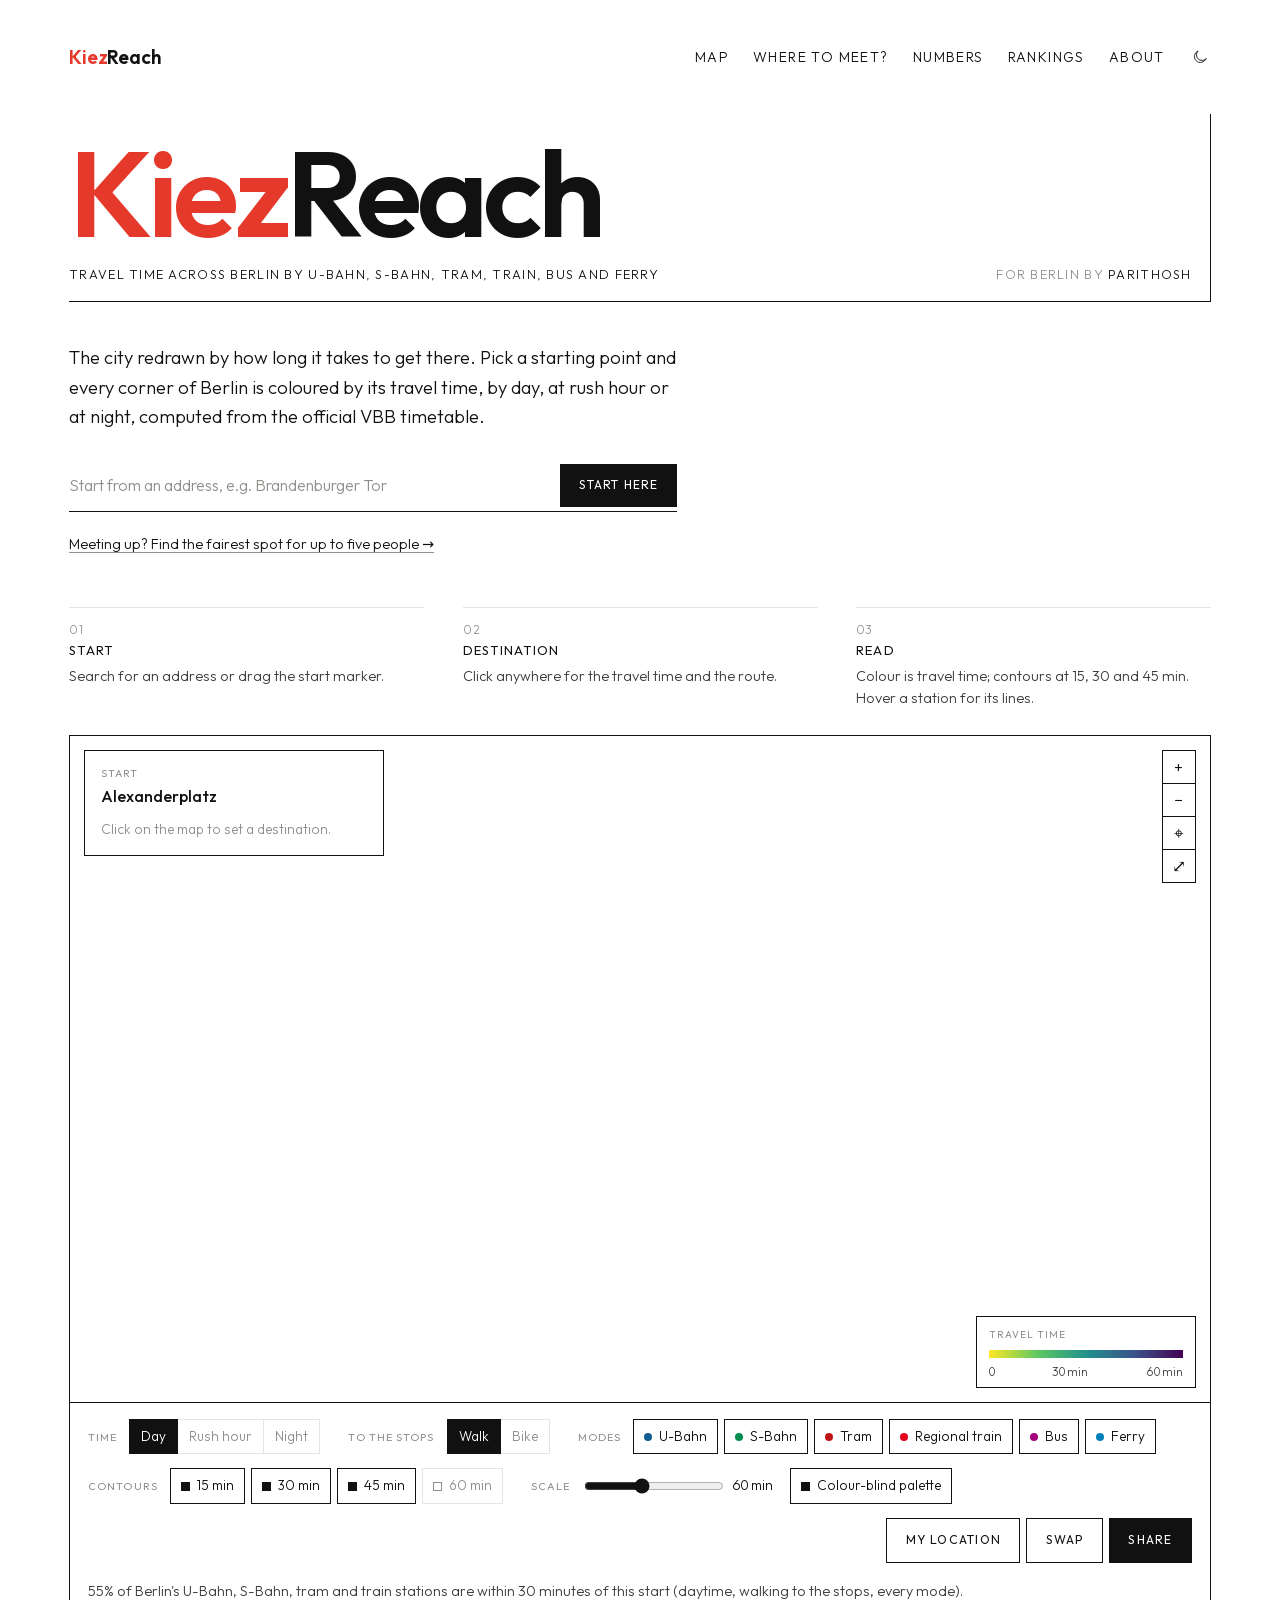
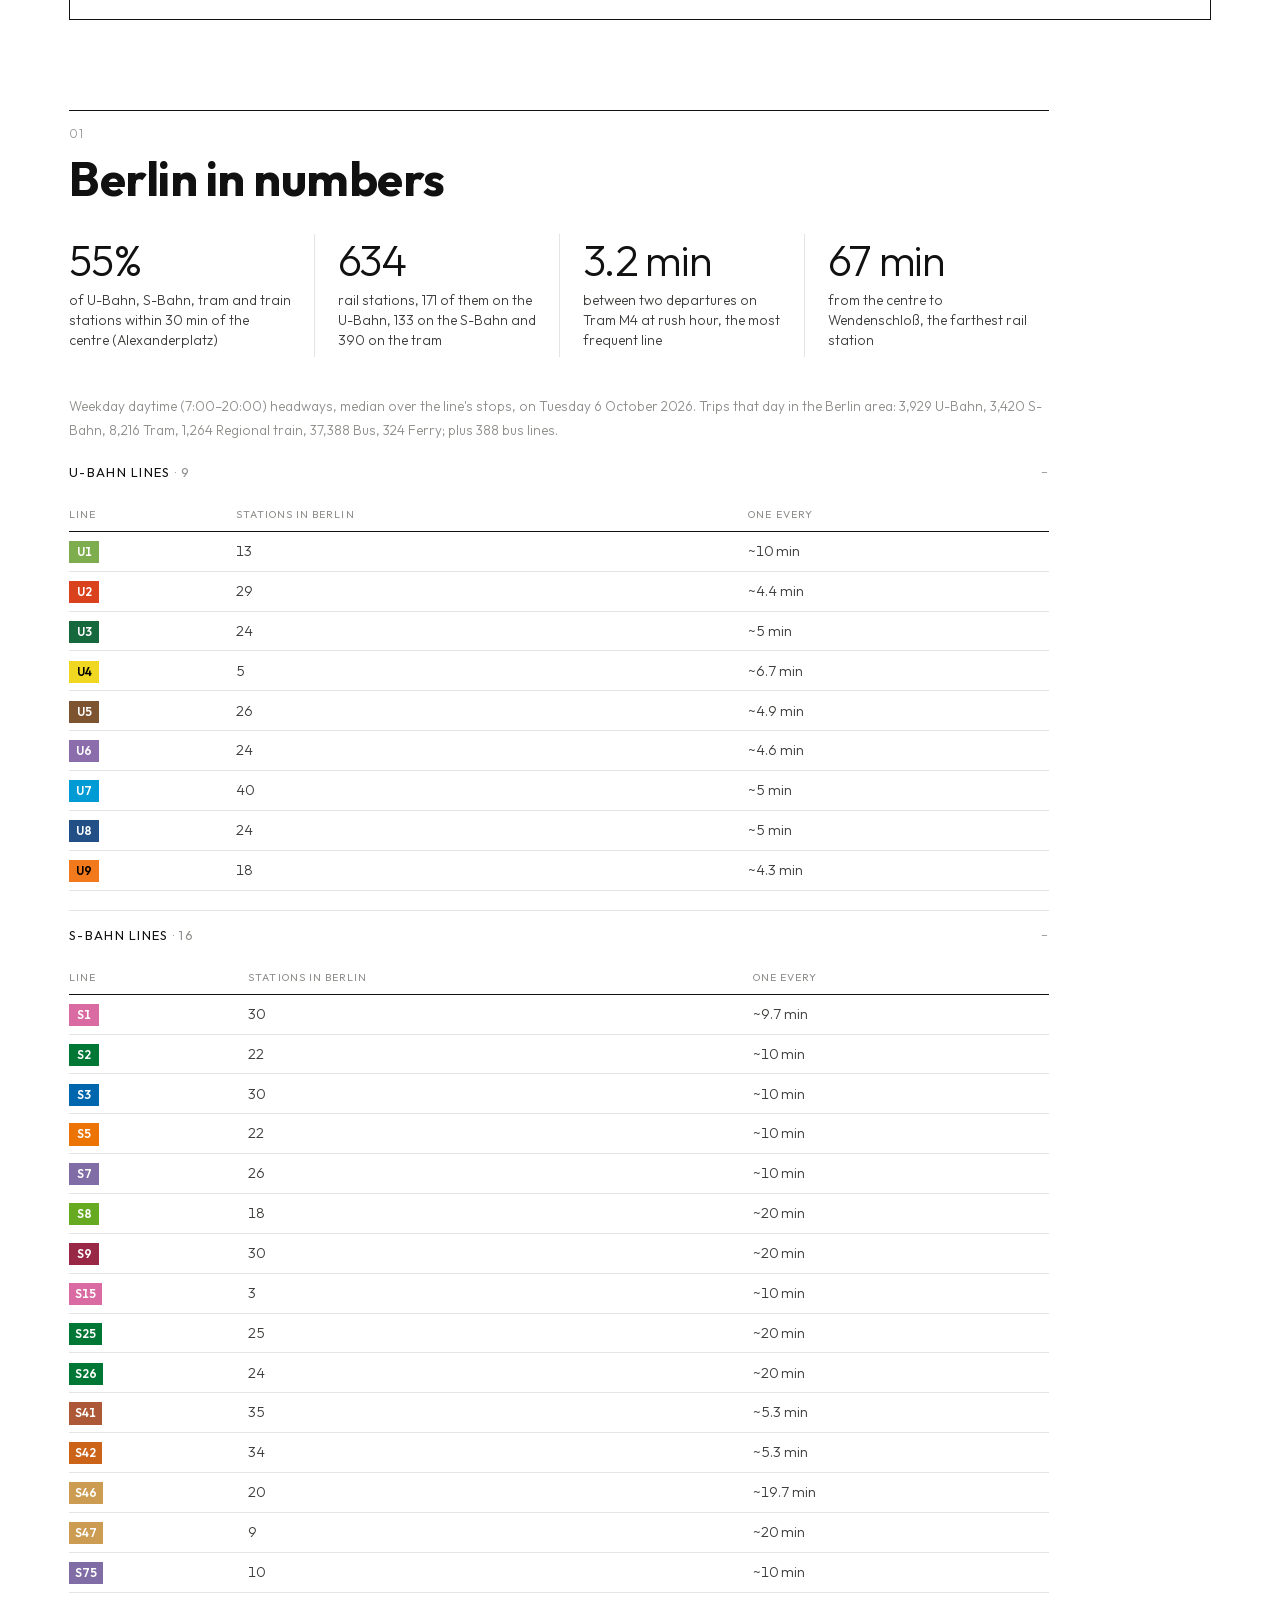
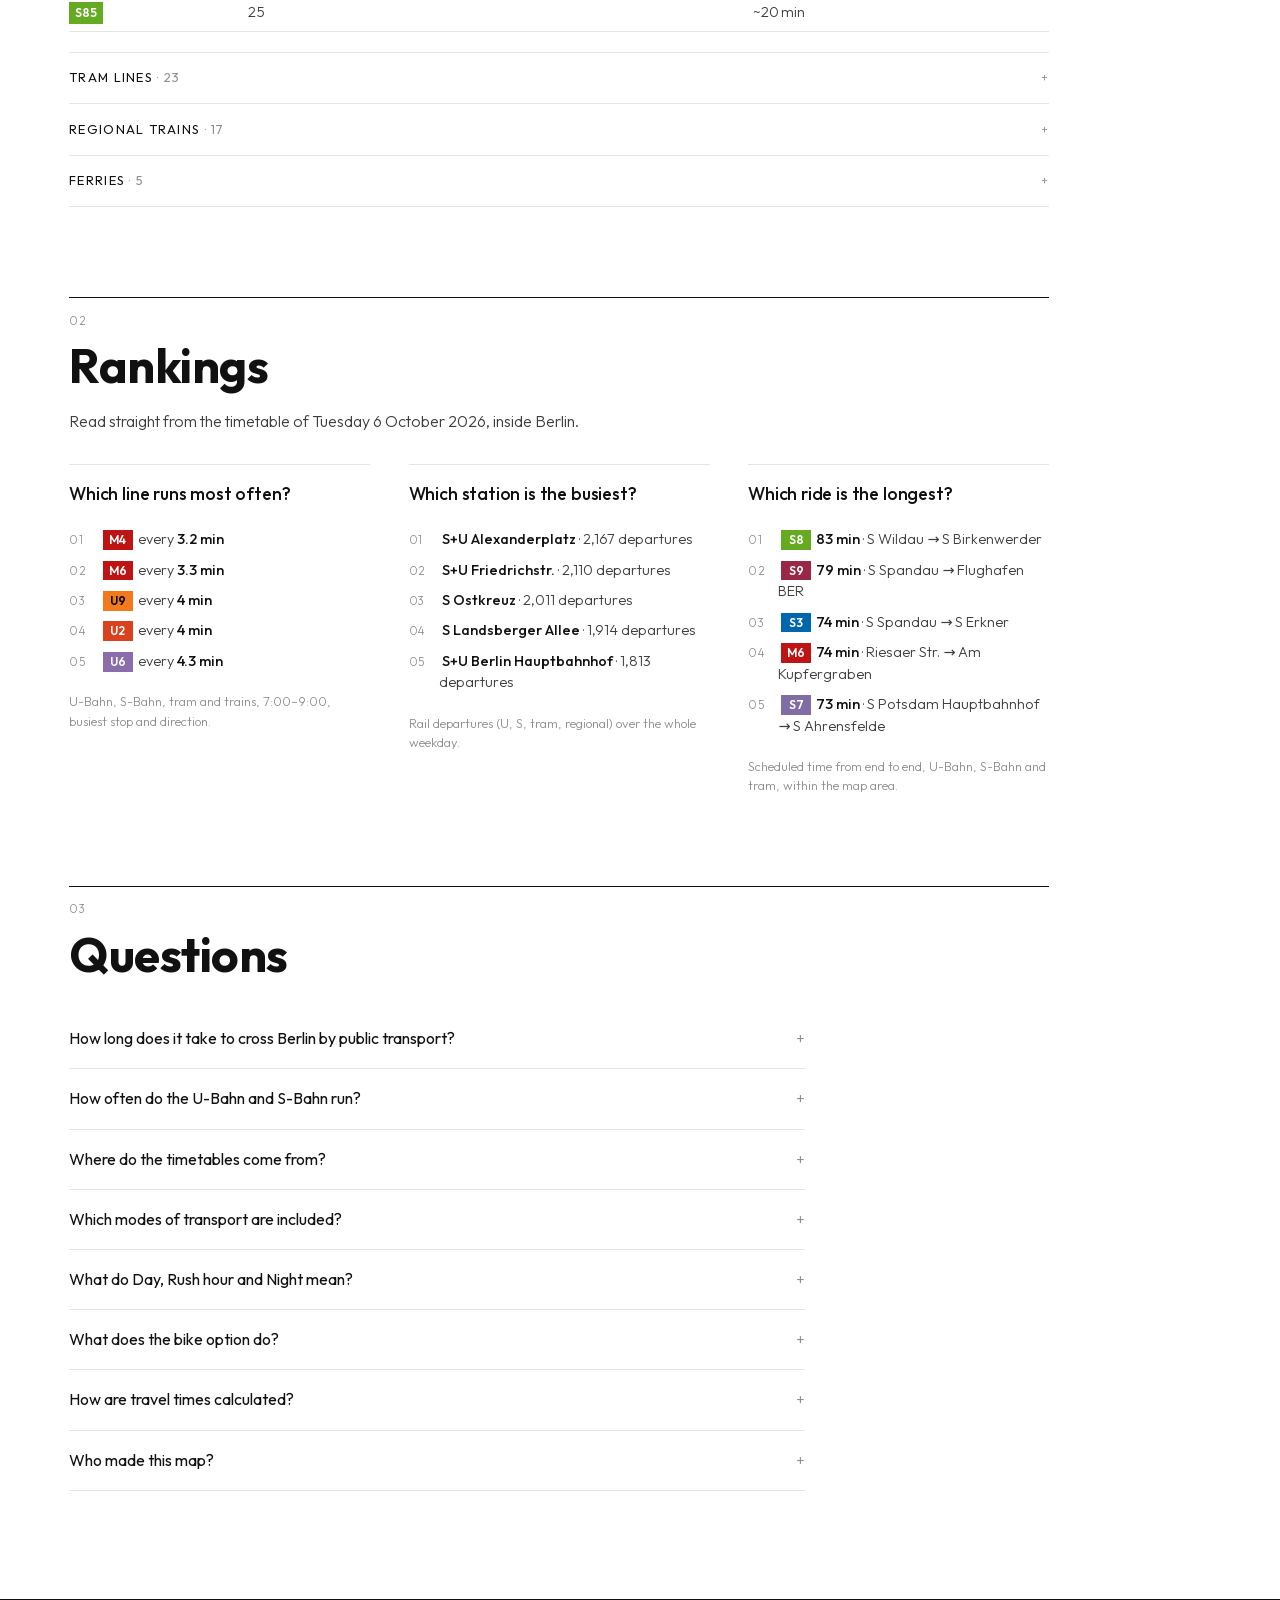
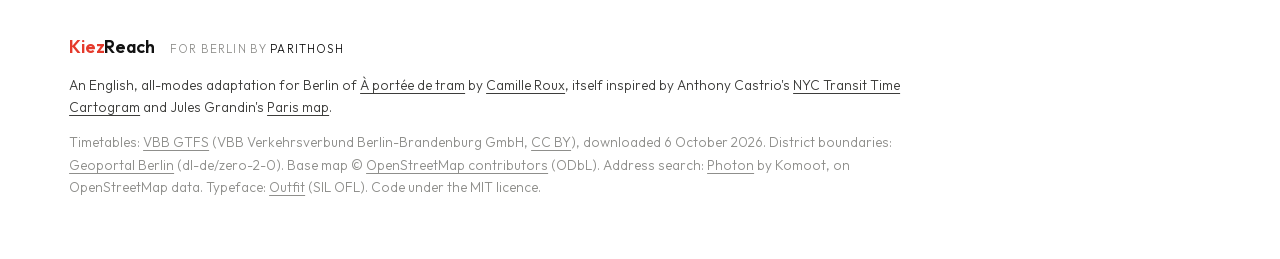
<file: site/index.html>
<!doctype html>
<html lang="en">
  <head>
    <meta charset="utf-8" />
    <meta name="viewport" content="width=device-width, initial-scale=1" />
    <title>KiezReach · Travel times by U-Bahn, S-Bahn, tram, train, bus and ferry</title>
    <meta name="description" content="Travel time map of Berlin: pick a starting point and the whole city is coloured by how long it takes to get there by U-Bahn, S-Bahn, tram, regional train, bus and ferry, by day, at rush hour or at night (VBB timetable)." />
    <meta name="theme-color" content="#ffffff" />
    <meta name="color-scheme" content="light dark" />
    <script>
      // Theme before the first paint: the visitor's choice, else the system's (toggle in the top bar, core.js).
      document.documentElement.dataset.theme =
        localStorage.getItem("theme") || (matchMedia("(prefers-color-scheme: dark)").matches ? "dark" : "light");
    </script>
    <link rel="icon" href="favicon.svg" type="image/svg+xml" />
    <link rel="preload" href="fonts/outfit-latin.woff2" as="font" type="font/woff2" crossorigin />
    <link rel="modulepreload" href="core.js?v=d4a5fa7f" />
    <meta property="og:type" content="website" />
    <meta property="og:locale" content="en_GB" />
    <meta property="og:site_name" content="KiezReach" />
    <meta property="og:title" content="KiezReach" />
    <meta property="og:description" content="Travel time map of Berlin: pick a starting point and the whole city is coloured by how long it takes to get there by U-Bahn, S-Bahn, tram, regional train, bus and ferry, by day, at rush hour or at night (VBB timetable)." />
    <meta name="twitter:card" content="summary" />
    <meta name="twitter:title" content="KiezReach" />
    <meta name="twitter:description" content="Travel time map of Berlin: pick a starting point and the whole city is coloured by how long it takes to get there by U-Bahn, S-Bahn, tram, regional train, bus and ferry, by day, at rush hour or at night (VBB timetable)." />
    <script type="application/ld+json">{"@context": "https://schema.org", "@graph": [{"@type": "WebApplication", "name": "KiezReach", "description": "Travel time map of Berlin: pick a starting point and the whole city is coloured by how long it takes to get there by U-Bahn, S-Bahn, tram, regional train, bus and ferry, by day, at rush hour or at night (VBB timetable).", "inLanguage": "en", "applicationCategory": "TravelApplication", "operatingSystem": "Web", "isAccessibleForFree": true, "spatialCoverage": {"@type": "Place", "name": "Berlin"}, "isBasedOn": ["https://tram.camilleroux.com/", "https://castrio.me/nyc/"]}, {"@type": "FAQPage", "mainEntity": [{"@type": "Question", "name": "How long does it take to cross Berlin by public transport?", "acceptedAnswer": {"@type": "Answer", "text": "From the centre (Alexanderplatz), 10% of U-Bahn, S-Bahn, tram and train stations are less than 15 minutes away and 55% less than 30 minutes, walking and waiting included. The farthest one, Wendenschloß, takes about 67 minutes."}}, {"@type": "Question", "name": "How often do the U-Bahn and S-Bahn run?", "acceptedAnswer": {"@type": "Answer", "text": "On a weekday between 7:00 and 20:00, the typical gap between two trains is U1: 10 min, U2: 4.4 min, U3: 5 min, U4: 6.7 min, U5: 4.9 min, U6: 4.6 min, U7: 5 min, U8: 5 min, U9: 4.3 min, S1: 9.7 min, S2: 10 min, S3: 10 min, S5: 10 min, S7: 10 min, S8: 20 min, S9: 20 min, S15: 10 min, S25: 20 min, S26: 20 min, S41: 5.3 min, S42: 5.3 min, S46: 19.7 min, S47: 20 min, S75: 10 min, S85: 20 min. The most frequent at rush hour is Tram M4, every 3.2 minutes."}}, {"@type": "Question", "name": "Where do the timetables come from?", "acceptedAnswer": {"@type": "Answer", "text": "From the official VBB timetable in GTFS format (VBB Verkehrsverbund Berlin-Brandenburg GmbH, CC BY), downloaded on 6 October 2026 and valid until 12 December 2026. Times are those of Tuesday 6 October 2026, between 7:00 and 20:00."}}, {"@type": "Question", "name": "Which modes of transport are included?", "acceptedAnswer": {"@type": "Answer", "text": "All of them: U-Bahn, S-Bahn, tram, regional trains (RE, RB, FEX), buses and BVG ferries. Untick a mode under the map to see the city without it — for example only the rail network, or everything but buses."}}, {"@type": "Question", "name": "What do Day, Rush hour and Night mean?", "acceptedAnswer": {"@type": "Answer", "text": "Three slices of the same weekday timetable (Tuesday 6 October 2026): Day is 7:00–20:00, Rush hour 7:00–9:00, and Night 1:30–3:30 the following morning, when the U-Bahn and most of the S-Bahn have stopped and night buses and night trams take over. Waits are capped at 15 minutes by day and 30 minutes at night."}}, {"@type": "Question", "name": "What does the bike option do?", "acceptedAnswer": {"@type": "Answer", "text": "It replaces the walk to the first stop and from the last one (or the whole trip, when that is quicker) with a bike ride at 15 km/h, plus 2 minutes to unlock and park. Stations up to 6 km away are then worth reaching. Changes between lines are still on foot, and taking the bike along is assumed to be allowed."}}, {"@type": "Question", "name": "How are travel times calculated?", "acceptedAnswer": {"@type": "Answer", "text": "For each trip: walking to the stop at 4.5 km/h, waiting half of the time between two departures, the scheduled time between stops, and 1.5 minutes of walking for each change (plus a minute or so to reach underground and main-line platforms). The Spree, the Havel, the Dahme, the big canals and the lakes can only be crossed over a bridge. No real-time data or disruptions: this is the city “on paper”."}}, {"@type": "Question", "name": "Who made this map?", "acceptedAnswer": {"@type": "Answer", "text": "It adapts À portée de tram by Camille Roux (MIT licence) to Berlin, in English and with every mode of transport. The idea comes from Anthony Castrio's NYC Transit Time Cartogram, adapted to Paris by Jules Grandin (C'est encore loin ?)."}}]}]}</script>
    <link rel="stylesheet" href="styles.css?v=d86cdc35" />
  </head>
  <body>
    <script id="city-config" type="application/json">{"slug": "berlin", "name": "Berlin", "dataVersion": "4196ebc7", "defaultFrom": {"lat": 52.52165, "lon": 13.41117, "label": "Alexanderplatz"}, "searchBbox": [52.33, 13.08, 52.68, 13.77]}</script>
    <header class="bar">
      <a class="bar-brand" href="./" aria-label="KiezReach"><span class="kiez">Kiez</span>Reach</a>
      <nav class="bar-right" aria-label="Main navigation">
        <a href="#map">Map</a>
        <a href="meet.html">Where to meet?</a>
        <a href="#numbers">Numbers</a>
        <a href="#rankings">Rankings</a>
        <a href="#about">About</a>
        <button id="themeToggle" type="button" class="bar-button theme-toggle" aria-label="Switch to dark mode">
          <svg class="theme-icon moon" viewBox="0 0 24 24" aria-hidden="true"><path d="M20 14.5A8 8 0 1 1 9.5 4a6.5 6.5 0 0 0 10.5 10.5Z" /></svg>
          <svg class="theme-icon sun" viewBox="0 0 24 24" aria-hidden="true"><circle cx="12" cy="12" r="4" /><path d="M12 2.5v2.5M12 19v2.5M2.5 12H5M19 12h2.5M5.3 5.3l1.8 1.8M16.9 16.9l1.8 1.8M5.3 18.7l1.8-1.8M16.9 7.1l1.8-1.8" /></svg>
        </button>
      </nav>
    </header>

    <main class="page">
      <section class="hero">
        <div class="hero-text">
          <h1 class="wordmark" aria-label="KiezReach"><span class="kiez">Kiez</span>Reach</h1>
          <p class="tagline">Travel time across Berlin by U-Bahn, S-Bahn, tram, train, bus and ferry</p>
        </div>
        <p class="byline">For Berlin by <a href="https://github.com/parithosh">Parithosh</a></p>
      </section>

      <div class="intro">
        <p class="lede">
          The city redrawn by how long it takes to get there. Pick a starting point and every corner of Berlin is
          coloured by its travel time, by day, at rush hour or at night, computed from the official VBB timetable.
        </p>
        <form id="searchForm" class="search" role="search" autocomplete="off">
          <label class="visually-hidden" for="searchInput">Starting address</label>
          <input id="searchInput" type="search" placeholder="Start from an address, e.g. Brandenburger Tor" />
          <button type="submit" class="button primary">Start here</button>
          <ul id="searchResults" class="search-results" hidden></ul>
        </form>
        <p class="cross-link"><a href="meet.html">Meeting up? Find the fairest spot for up to five people →</a></p>
      </div>

      <ol class="steps" aria-label="How to use">
        <li><span>01</span><strong>Start</strong> Search for an address or drag the start marker.</li>
        <li><span>02</span><strong>Destination</strong> Click anywhere for the travel time and the route.</li>
        <li><span>03</span><strong>Read</strong> Colour is travel time; contours at 15, 30 and 45 min. Hover a station for its lines.</li>
      </ol>

      <section id="map" class="map-card" aria-label="Travel time map">
        <noscript>
          <p class="noscript">This interactive map needs JavaScript to compute travel times. Please enable it.</p>
        </noscript>
        <div id="mapStage" class="map-stage">
          <canvas id="mapCanvas"></canvas>
          <div id="mapTooltip" class="map-tooltip" role="tooltip" hidden></div>

          <aside id="tripPanel" class="trip-panel" aria-live="polite">
            <p class="trip-eyebrow">Start</p>
            <p id="tripFrom" class="trip-from">Loading the network…</p>
            <div id="tripResult" class="trip-result" hidden>
              <div class="trip-row">
                <p class="trip-eyebrow">Destination</p>
                <button id="removeTo" type="button" class="link-button">Remove</button>
              </div>
              <p id="tripTo" class="trip-to"></p>
              <p id="tripDuration" class="trip-duration"></p>
              <ol id="tripSteps" class="trip-steps"></ol>
              <div id="heatFrom" class="segmented" role="group" aria-label="Point the map is coloured from">
                <span>Map from</span>
                <button type="button" data-source="from" aria-pressed="true">Start</button>
                <button type="button" data-source="to" aria-pressed="false">Destination</button>
              </div>
            </div>
            <p id="tripHint" class="trip-hint">Click on the map to set a destination.</p>
          </aside>

          <div class="map-buttons">
            <button id="zoomIn" type="button" class="icon-button" aria-label="Zoom in">+</button>
            <button id="zoomOut" type="button" class="icon-button" aria-label="Zoom out">−</button>
            <button id="recenter" type="button" class="icon-button" aria-label="Recentre the map">⌖</button>
            <button id="fullscreen" type="button" class="icon-button" aria-label="Fullscreen">⤢</button>
          </div>

          <div class="legend" aria-hidden="true">
            <p id="legendTitle" class="legend-title">Travel time</p>
            <div id="legendBar" class="legend-bar"></div>
            <div class="legend-labels"><span>0</span><span id="legendMid"></span><span id="legendMax"></span></div>
          </div>
        </div>

        <div class="controls">
          <div id="periodToggle" class="control-group segmented-control" role="group" aria-label="Time of day">
            <span class="control-label">Time</span>
            <button type="button" data-period="day" aria-pressed="true" title="Weekday, 7:00–20:00">Day</button>
            <button type="button" data-period="rush" aria-pressed="false" title="Weekday, 7:00–9:00">Rush hour</button>
            <button type="button" data-period="night" aria-pressed="false" title="Weekday night, 1:30–3:30">Night</button>
          </div>
          <div id="travelToggle" class="control-group segmented-control" role="group" aria-label="Getting to and from the stops">
            <span class="control-label">To the stops</span>
            <button type="button" data-travel="walk" aria-pressed="true">Walk</button>
            <button type="button" data-travel="bike" aria-pressed="false" title="15 km/h, plus 2 min to unlock and park">Bike</button>
          </div>
          <div id="modeToggles" class="control-group">
            <span class="control-label">Modes</span>
            <label class="pill-toggle"><input type="checkbox" value="ubahn" checked /><span class="mode-dot" style="background:#115D91"></span> U-Bahn</label>
            <label class="pill-toggle"><input type="checkbox" value="sbahn" checked /><span class="mode-dot" style="background:#008D4F"></span> S-Bahn</label>
            <label class="pill-toggle"><input type="checkbox" value="tram" checked /><span class="mode-dot" style="background:#BE1414"></span> Tram</label>
            <label class="pill-toggle"><input type="checkbox" value="regional" checked /><span class="mode-dot" style="background:#E2001A"></span> Regional train</label>
            <label class="pill-toggle"><input type="checkbox" value="bus" checked /><span class="mode-dot" style="background:#A5027D"></span> Bus</label>
            <label class="pill-toggle"><input type="checkbox" value="ferry" checked /><span class="mode-dot" style="background:#0080BA"></span> Ferry</label>
          </div>
          <div id="isoToggles" class="control-group">
            <span class="control-label">Contours</span>
            <label class="pill-toggle"><input type="checkbox" value="15" checked /> 15 min</label>
            <label class="pill-toggle"><input type="checkbox" value="30" checked /> 30 min</label>
            <label class="pill-toggle"><input type="checkbox" value="45" checked /> 45 min</label>
            <label class="pill-toggle"><input type="checkbox" value="60" /> 60 min</label>
          </div>
          <div class="control-group">
            <label class="control-label" for="maxRange">Scale</label>
            <input id="maxRange" type="range" min="20" max="120" step="5" value="60" />
            <output id="maxValue" for="maxRange">60 min</output>
            <label class="pill-toggle" title="Yellow (close) to purple (far): readable with any colour vision"><input id="paletteToggle" type="checkbox" checked /> Colour-blind palette</label>
          </div>
          <div class="control-group actions">
            <button id="locate" type="button" class="button">My location</button>
            <button id="swap" type="button" class="button">Swap</button>
            <button id="share" type="button" class="button primary">Share</button>
          </div>
        </div>
        <p id="reach" class="reach"></p>
      </section>


      <section id="numbers" class="section" aria-labelledby="stats-title">
        <p class="eyebrow">01</p>
        <h2 id="stats-title">Berlin in numbers</h2>
        <div class="stat-grid">
          <div class="stat"><strong>55%</strong><span>of U-Bahn, S-Bahn, tram and train stations within 30 min of the centre (Alexanderplatz)</span></div>
          <div class="stat"><strong>634</strong><span>rail stations, 171 of them on the U-Bahn, 133 on the S-Bahn and 390 on the tram</span></div>
          <div class="stat"><strong>3.2&nbsp;min</strong><span>between two departures on Tram M4 at rush hour, the most frequent line</span></div>
          <div class="stat"><strong>67&nbsp;min</strong><span>from the centre to Wendenschloß, the farthest rail station</span></div>
        </div>
        <p class="muted">Weekday daytime (7:00–20:00) headways, median over the line's stops, on Tuesday 6 October 2026. Trips that day in the Berlin area: 3,929 U-Bahn, 3,420 S-Bahn, 8,216 Tram, 1,264 Regional train, 37,388 Bus, 324 Ferry; plus 388 bus lines.</p>
        <details class="lines-block" open>
          <summary>U-Bahn lines <span class="muted">· 9</span></summary>
          <table class="lines-table">
            <thead><tr><th scope="col">Line</th><th scope="col">Stations in Berlin</th><th scope="col">One every</th></tr></thead>
            <tbody>
            <tr><td><span class="line-badge" style="background:#7DAD4C;color:#FFFFFF">U1</span></td><td>13</td><td>~10 min</td></tr>
            <tr><td><span class="line-badge" style="background:#DA421E;color:#FFFFFF">U2</span></td><td>29</td><td>~4.4 min</td></tr>
            <tr><td><span class="line-badge" style="background:#16683D;color:#FFFFFF">U3</span></td><td>24</td><td>~5 min</td></tr>
            <tr><td><span class="line-badge" style="background:#F0D722;color:#000000">U4</span></td><td>5</td><td>~6.7 min</td></tr>
            <tr><td><span class="line-badge" style="background:#7E5330;color:#FFFFFF">U5</span></td><td>26</td><td>~4.9 min</td></tr>
            <tr><td><span class="line-badge" style="background:#8C6DAB;color:#FFFFFF">U6</span></td><td>24</td><td>~4.6 min</td></tr>
            <tr><td><span class="line-badge" style="background:#009BD5;color:#FFFFFF">U7</span></td><td>40</td><td>~5 min</td></tr>
            <tr><td><span class="line-badge" style="background:#224F86;color:#FFFFFF">U8</span></td><td>24</td><td>~5 min</td></tr>
            <tr><td><span class="line-badge" style="background:#F3791D;color:#000000">U9</span></td><td>18</td><td>~4.3 min</td></tr>
            </tbody>
          </table>
        </details>
        <details class="lines-block" open>
          <summary>S-Bahn lines <span class="muted">· 16</span></summary>
          <table class="lines-table">
            <thead><tr><th scope="col">Line</th><th scope="col">Stations in Berlin</th><th scope="col">One every</th></tr></thead>
            <tbody>
            <tr><td><span class="line-badge" style="background:#DA6BA2;color:#FFFFFF">S1</span></td><td>30</td><td>~9.7 min</td></tr>
            <tr><td><span class="line-badge" style="background:#007734;color:#FFFFFF">S2</span></td><td>22</td><td>~10 min</td></tr>
            <tr><td><span class="line-badge" style="background:#0066AD;color:#FFFFFF">S3</span></td><td>30</td><td>~10 min</td></tr>
            <tr><td><span class="line-badge" style="background:#EB7405;color:#FFFFFF">S5</span></td><td>22</td><td>~10 min</td></tr>
            <tr><td><span class="line-badge" style="background:#816DA6;color:#FFFFFF">S7</span></td><td>26</td><td>~10 min</td></tr>
            <tr><td><span class="line-badge" style="background:#66AA22;color:#FFFFFF">S8</span></td><td>18</td><td>~20 min</td></tr>
            <tr><td><span class="line-badge" style="background:#992746;color:#FFFFFF">S9</span></td><td>30</td><td>~20 min</td></tr>
            <tr><td><span class="line-badge" style="background:#DA6BA2;color:#FFFFFF">S15</span></td><td>3</td><td>~10 min</td></tr>
            <tr><td><span class="line-badge" style="background:#007734;color:#FFFFFF">S25</span></td><td>25</td><td>~20 min</td></tr>
            <tr><td><span class="line-badge" style="background:#007734;color:#FFFFFF">S26</span></td><td>24</td><td>~20 min</td></tr>
            <tr><td><span class="line-badge" style="background:#AD5937;color:#FFFFFF">S41</span></td><td>35</td><td>~5.3 min</td></tr>
            <tr><td><span class="line-badge" style="background:#CB6418;color:#FFFFFF">S42</span></td><td>34</td><td>~5.3 min</td></tr>
            <tr><td><span class="line-badge" style="background:#CD9C53;color:#FFFFFF">S46</span></td><td>20</td><td>~19.7 min</td></tr>
            <tr><td><span class="line-badge" style="background:#CD9C53;color:#FFFFFF">S47</span></td><td>9</td><td>~20 min</td></tr>
            <tr><td><span class="line-badge" style="background:#816DA6;color:#FFFFFF">S75</span></td><td>10</td><td>~10 min</td></tr>
            <tr><td><span class="line-badge" style="background:#66AA22;color:#FFFFFF">S85</span></td><td>25</td><td>~20 min</td></tr>
            </tbody>
          </table>
        </details>
        <details class="lines-block">
          <summary>Tram lines <span class="muted">· 23</span></summary>
          <table class="lines-table">
            <thead><tr><th scope="col">Line</th><th scope="col">Stations in Berlin</th><th scope="col">One every</th></tr></thead>
            <tbody>
            <tr><td><span class="line-badge" style="background:#BE1414;color:#FFFFFF">12</span></td><td>15</td><td>~10 min</td></tr>
            <tr><td><span class="line-badge" style="background:#BE1414;color:#FFFFFF">16</span></td><td>30</td><td>~10.2 min</td></tr>
            <tr><td><span class="line-badge" style="background:#BE1414;color:#FFFFFF">18</span></td><td>49</td><td>~11.8 min</td></tr>
            <tr><td><span class="line-badge" style="background:#BE1414;color:#FFFFFF">21</span></td><td>44</td><td>~20 min</td></tr>
            <tr><td><span class="line-badge" style="background:#BE1414;color:#FFFFFF">27</span></td><td>70</td><td>~20 min</td></tr>
            <tr><td><span class="line-badge" style="background:#BE1414;color:#FFFFFF">50</span></td><td>44</td><td>~9.8 min</td></tr>
            <tr><td><span class="line-badge" style="background:#BE1414;color:#FFFFFF">60</span></td><td>63</td><td>~19.7 min</td></tr>
            <tr><td><span class="line-badge" style="background:#BE1414;color:#FFFFFF">61</span></td><td>51</td><td>~20 min</td></tr>
            <tr><td><span class="line-badge" style="background:#BE1414;color:#FFFFFF">62</span></td><td>32</td><td>~10 min</td></tr>
            <tr><td><span class="line-badge" style="background:#BE1414;color:#FFFFFF">63</span></td><td>20</td><td>~10 min</td></tr>
            <tr><td><span class="line-badge" style="background:#BE1414;color:#FFFFFF">67</span></td><td>32</td><td>~10.4 min</td></tr>
            <tr><td><span class="line-badge" style="background:#BE1414;color:#FFFFFF">68</span></td><td>31</td><td>~10 min</td></tr>
            <tr><td><span class="line-badge" style="background:#BE1414;color:#FFFFFF">87</span></td><td>1</td><td>~14.2 min</td></tr>
            <tr><td><span class="line-badge" style="background:#BE1414;color:#FFFFFF">88</span></td><td>2</td><td>~17 min</td></tr>
            <tr><td><span class="line-badge" style="background:#BE1414;color:#FFFFFF">M1</span></td><td>36</td><td>~14.9 min</td></tr>
            <tr><td><span class="line-badge" style="background:#BE1414;color:#FFFFFF">M2</span></td><td>32</td><td>~20 min</td></tr>
            <tr><td><span class="line-badge" style="background:#BE1414;color:#FFFFFF">M4</span></td><td>40</td><td>~3.8 min</td></tr>
            <tr><td><span class="line-badge" style="background:#BE1414;color:#FFFFFF">M5</span></td><td>70</td><td>~10 min</td></tr>
            <tr><td><span class="line-badge" style="background:#BE1414;color:#FFFFFF">M6</span></td><td>48</td><td>~9.9 min</td></tr>
            <tr><td><span class="line-badge" style="background:#BE1414;color:#FFFFFF">M8</span></td><td>57</td><td>~9.9 min</td></tr>
            <tr><td><span class="line-badge" style="background:#BE1414;color:#FFFFFF">M10</span></td><td>47</td><td>~5 min</td></tr>
            <tr><td><span class="line-badge" style="background:#BE1414;color:#FFFFFF">M13</span></td><td>48</td><td>~10 min</td></tr>
            <tr><td><span class="line-badge" style="background:#BE1414;color:#FFFFFF">M17</span></td><td>44</td><td>~5 min</td></tr>
            </tbody>
          </table>
        </details>
        <details class="lines-block">
          <summary>Regional trains <span class="muted">· 17</span></summary>
          <table class="lines-table">
            <thead><tr><th scope="col">Line</th><th scope="col">Stations in Berlin</th><th scope="col">One every</th></tr></thead>
            <tbody>
            <tr><td><span class="line-badge" style="background:#79122F;color:#FFFFFF">FEX</span></td><td>3</td><td>~10 min</td></tr>
            <tr><td><span class="line-badge" style="background:#E2001A;color:#FFFFFF">RE1</span></td><td>4</td><td>~26.5 min</td></tr>
            <tr><td><span class="line-badge" style="background:#FFD502;color:#000000">RE2</span></td><td>6</td><td>~60 min</td></tr>
            <tr><td><span class="line-badge" style="background:#EB7405;color:#FFFFFF">RE3</span></td><td>5</td><td>~60 min</td></tr>
            <tr><td><span class="line-badge" style="background:#992746;color:#FFFFFF">RE4</span></td><td>6</td><td>~60 min</td></tr>
            <tr><td><span class="line-badge" style="background:#007734;color:#FFFFFF">RE7</span></td><td>7</td><td>~60 min</td></tr>
            <tr><td><span class="line-badge" style="background:#816DA6;color:#FFFFFF">RE8</span></td><td>6</td><td>~60 min</td></tr>
            <tr><td><span class="line-badge" style="background:#E2001A;color:#FFFFFF">RB10</span></td><td>6</td><td>~60 min</td></tr>
            <tr><td><span class="line-badge" style="background:#A5027D;color:#FFFFFF">RB14</span></td><td>2</td><td>~60 min</td></tr>
            <tr><td><span class="line-badge" style="background:#501689;color:#FFFFFF">RB21</span></td><td>4</td><td>~60 min</td></tr>
            <tr><td><span class="line-badge" style="background:#DA6BA2;color:#FFFFFF">RB24</span></td><td>4</td><td>~60 min</td></tr>
            <tr><td><span class="line-badge" style="background:#007CB0;color:#FFFFFF">RB25</span></td><td>3</td><td>~33.9 min</td></tr>
            <tr><td><span class="line-badge" style="background:#009686;color:#FFFFFF">RB26</span></td><td>3</td><td>~60 min</td></tr>
            <tr><td><span class="line-badge" style="background:#E2001A;color:#FFFFFF">RB27</span></td><td>2</td><td>~111.9 min</td></tr>
            <tr><td><span class="line-badge" style="background:#697C8A;color:#FFFFFF">RB32</span></td><td>3</td><td>~60 min</td></tr>
            <tr><td><span class="line-badge" style="background:#AD5937;color:#FFFFFF">RB37</span></td><td>1</td><td>~60 min</td></tr>
            <tr><td><span class="line-badge" style="background:#E2001A;color:#FFFFFF">RE20</span></td><td>3</td><td>~60 min</td></tr>
            </tbody>
          </table>
        </details>
        <details class="lines-block">
          <summary>Ferries <span class="muted">· 5</span></summary>
          <table class="lines-table">
            <thead><tr><th scope="col">Line</th><th scope="col">Stations in Berlin</th><th scope="col">One every</th></tr></thead>
            <tbody>
            <tr><td><span class="line-badge" style="background:#0080BA;color:#FFFFFF">F10</span></td><td>2</td><td>~60 min</td></tr>
            <tr><td><span class="line-badge" style="background:#0080BA;color:#FFFFFF">F11</span></td><td>2</td><td>~15.9 min</td></tr>
            <tr><td><span class="line-badge" style="background:#0080BA;color:#FFFFFF">F12</span></td><td>2</td><td>~13.6 min</td></tr>
            <tr><td><span class="line-badge" style="background:#0080BA;color:#FFFFFF">F21</span></td><td>2</td><td>~45.9 min</td></tr>
            <tr><td><span class="line-badge" style="background:#0080BA;color:#FFFFFF">F23</span></td><td>4</td><td>~86.7 min</td></tr>
            </tbody>
          </table>
        </details>
      </section>

      <section id="rankings" class="section" aria-labelledby="rankings-title">
        <p class="eyebrow">02</p>
        <h2 id="rankings-title">Rankings</h2>
        <p class="section-lede">Read straight from the timetable of Tuesday 6 October 2026, inside Berlin.</p>
        <div class="ranking-cards">
          <div class="ranking-card">
            <span class="ranking-card-question">Which line runs most often?</span>
            <ol>
              <li><span class="rank">01</span> <span class="line-badge" style="background:#BE1414;color:#FFFFFF">M4</span> every <strong>3.2 min</strong></li>
              <li><span class="rank">02</span> <span class="line-badge" style="background:#BE1414;color:#FFFFFF">M6</span> every <strong>3.3 min</strong></li>
              <li><span class="rank">03</span> <span class="line-badge" style="background:#F3791D;color:#000000">U9</span> every <strong>4 min</strong></li>
              <li><span class="rank">04</span> <span class="line-badge" style="background:#DA421E;color:#FFFFFF">U2</span> every <strong>4 min</strong></li>
              <li><span class="rank">05</span> <span class="line-badge" style="background:#8C6DAB;color:#FFFFFF">U6</span> every <strong>4.3 min</strong></li>
            </ol>
            <span class="muted">U-Bahn, S-Bahn, tram and trains, 7:00–9:00, busiest stop and direction.</span>
          </div>
          <div class="ranking-card">
            <span class="ranking-card-question">Which station is the busiest?</span>
            <ol>
              <li><span class="rank">01</span> <strong>S+U Alexanderplatz</strong> · 2,167 departures</li>
              <li><span class="rank">02</span> <strong>S+U Friedrichstr.</strong> · 2,110 departures</li>
              <li><span class="rank">03</span> <strong>S Ostkreuz</strong> · 2,011 departures</li>
              <li><span class="rank">04</span> <strong>S Landsberger Allee</strong> · 1,914 departures</li>
              <li><span class="rank">05</span> <strong>S+U Berlin Hauptbahnhof</strong> · 1,813 departures</li>
            </ol>
            <span class="muted">Rail departures (U, S, tram, regional) over the whole weekday.</span>
          </div>
          <div class="ranking-card">
            <span class="ranking-card-question">Which ride is the longest?</span>
            <ol>
              <li><span class="rank">01</span> <span class="line-badge" style="background:#66AA22;color:#FFFFFF">S8</span> <strong>83 min</strong> · S Wildau → S Birkenwerder</li>
              <li><span class="rank">02</span> <span class="line-badge" style="background:#992746;color:#FFFFFF">S9</span> <strong>79 min</strong> · S Spandau → Flughafen BER</li>
              <li><span class="rank">03</span> <span class="line-badge" style="background:#0066AD;color:#FFFFFF">S3</span> <strong>74 min</strong> · S Spandau → S Erkner</li>
              <li><span class="rank">04</span> <span class="line-badge" style="background:#BE1414;color:#FFFFFF">M6</span> <strong>74 min</strong> · Riesaer Str. → Am Kupfergraben</li>
              <li><span class="rank">05</span> <span class="line-badge" style="background:#816DA6;color:#FFFFFF">S7</span> <strong>73 min</strong> · S Potsdam Hauptbahnhof → S Ahrensfelde</li>
            </ol>
            <span class="muted">Scheduled time from end to end, U-Bahn, S-Bahn and tram, within the map area.</span>
          </div>
        </div>
      </section>

      <section id="about" class="section" aria-labelledby="faq-title">
        <p class="eyebrow">03</p>
        <h2 id="faq-title">Questions</h2>
        <details class="faq"><summary>How long does it take to cross Berlin by public transport?</summary><p>From the centre (Alexanderplatz), 10% of U-Bahn, S-Bahn, tram and train stations are less than 15 minutes away and 55% less than 30 minutes, walking and waiting included. The farthest one, Wendenschloß, takes about 67 minutes.</p></details>
        <details class="faq"><summary>How often do the U-Bahn and S-Bahn run?</summary><p>On a weekday between 7:00 and 20:00, the typical gap between two trains is U1: 10 min, U2: 4.4 min, U3: 5 min, U4: 6.7 min, U5: 4.9 min, U6: 4.6 min, U7: 5 min, U8: 5 min, U9: 4.3 min, S1: 9.7 min, S2: 10 min, S3: 10 min, S5: 10 min, S7: 10 min, S8: 20 min, S9: 20 min, S15: 10 min, S25: 20 min, S26: 20 min, S41: 5.3 min, S42: 5.3 min, S46: 19.7 min, S47: 20 min, S75: 10 min, S85: 20 min. The most frequent at rush hour is Tram M4, every 3.2 minutes.</p></details>
        <details class="faq"><summary>Where do the timetables come from?</summary><p>From the official VBB timetable in GTFS format (VBB Verkehrsverbund Berlin-Brandenburg GmbH, CC BY), downloaded on 6 October 2026 and valid until 12 December 2026. Times are those of Tuesday 6 October 2026, between 7:00 and 20:00.</p></details>
        <details class="faq"><summary>Which modes of transport are included?</summary><p>All of them: U-Bahn, S-Bahn, tram, regional trains (RE, RB, FEX), buses and BVG ferries. Untick a mode under the map to see the city without it — for example only the rail network, or everything but buses.</p></details>
        <details class="faq"><summary>What do Day, Rush hour and Night mean?</summary><p>Three slices of the same weekday timetable (Tuesday 6 October 2026): Day is 7:00–20:00, Rush hour 7:00–9:00, and Night 1:30–3:30 the following morning, when the U-Bahn and most of the S-Bahn have stopped and night buses and night trams take over. Waits are capped at 15 minutes by day and 30 minutes at night.</p></details>
        <details class="faq"><summary>What does the bike option do?</summary><p>It replaces the walk to the first stop and from the last one (or the whole trip, when that is quicker) with a bike ride at 15 km/h, plus 2 minutes to unlock and park. Stations up to 6 km away are then worth reaching. Changes between lines are still on foot, and taking the bike along is assumed to be allowed.</p></details>
        <details class="faq"><summary>How are travel times calculated?</summary><p>For each trip: walking to the stop at 4.5 km/h, waiting half of the time between two departures, the scheduled time between stops, and 1.5 minutes of walking for each change (plus a minute or so to reach underground and main-line platforms). The Spree, the Havel, the Dahme, the big canals and the lakes can only be crossed over a bridge. No real-time data or disruptions: this is the city “on paper”.</p></details>
        <details class="faq"><summary>Who made this map?</summary><p>It adapts <a href="https://tram.camilleroux.com/">À portée de tram</a> by <a href="https://www.camilleroux.com/">Camille Roux</a> (MIT licence) to Berlin, in English and with every mode of transport. The idea comes from Anthony Castrio's <a href="https://castrio.me/nyc/">NYC Transit Time Cartogram</a>, adapted to Paris by Jules Grandin (<a href="https://julesgrandin.github.io/paris-temps-transport/">C'est encore loin ?</a>).</p></details>
      </section>

    </main>

    <footer class="site-footer">
      <div class="footer-inner">
        <p class="footer-brand"><span class="kiez">Kiez</span>Reach <span class="footer-byline">For Berlin by <a href="https://github.com/parithosh">Parithosh</a></span></p>
        <p>
          An English, all-modes adaptation for Berlin of <a href="https://tram.camilleroux.com/">À portée de tram</a>
          by <a href="https://www.camilleroux.com/">Camille Roux</a>, itself inspired by Anthony Castrio's
          <a href="https://castrio.me/nyc/">NYC Transit Time Cartogram</a> and Jules Grandin's
          <a href="https://julesgrandin.github.io/paris-temps-transport/">Paris map</a>.
        </p>
        <p class="footer-credits">
          Timetables: <a href="https://daten.berlin.de/datensaetze/vbb-fahrplandaten-via-gtfs">VBB GTFS</a> (VBB Verkehrsverbund Berlin-Brandenburg GmbH, <a href="https://opendefinition.org/licenses/cc-by/">CC BY</a>),
          downloaded 6 October 2026. District boundaries: <a href="https://daten.odis-berlin.de/de/dataset/bezirksgrenzen/">Geoportal Berlin</a> (dl-de/zero-2-0).
          Base map © <a href="https://www.openstreetmap.org/copyright">OpenStreetMap contributors</a> (ODbL).
          Address search: <a href="https://photon.komoot.io/">Photon</a> by Komoot, on OpenStreetMap data.
          Typeface: <a href="https://github.com/Outfitio/Outfit-Fonts">Outfit</a> (SIL OFL). Code under the MIT licence.
        </p>
      </div>
    </footer>

    <div id="toast" class="toast" role="status" hidden></div>
    <script type="module" src="app.js?v=85f3f530"></script>
  </body>
</html>
</file>
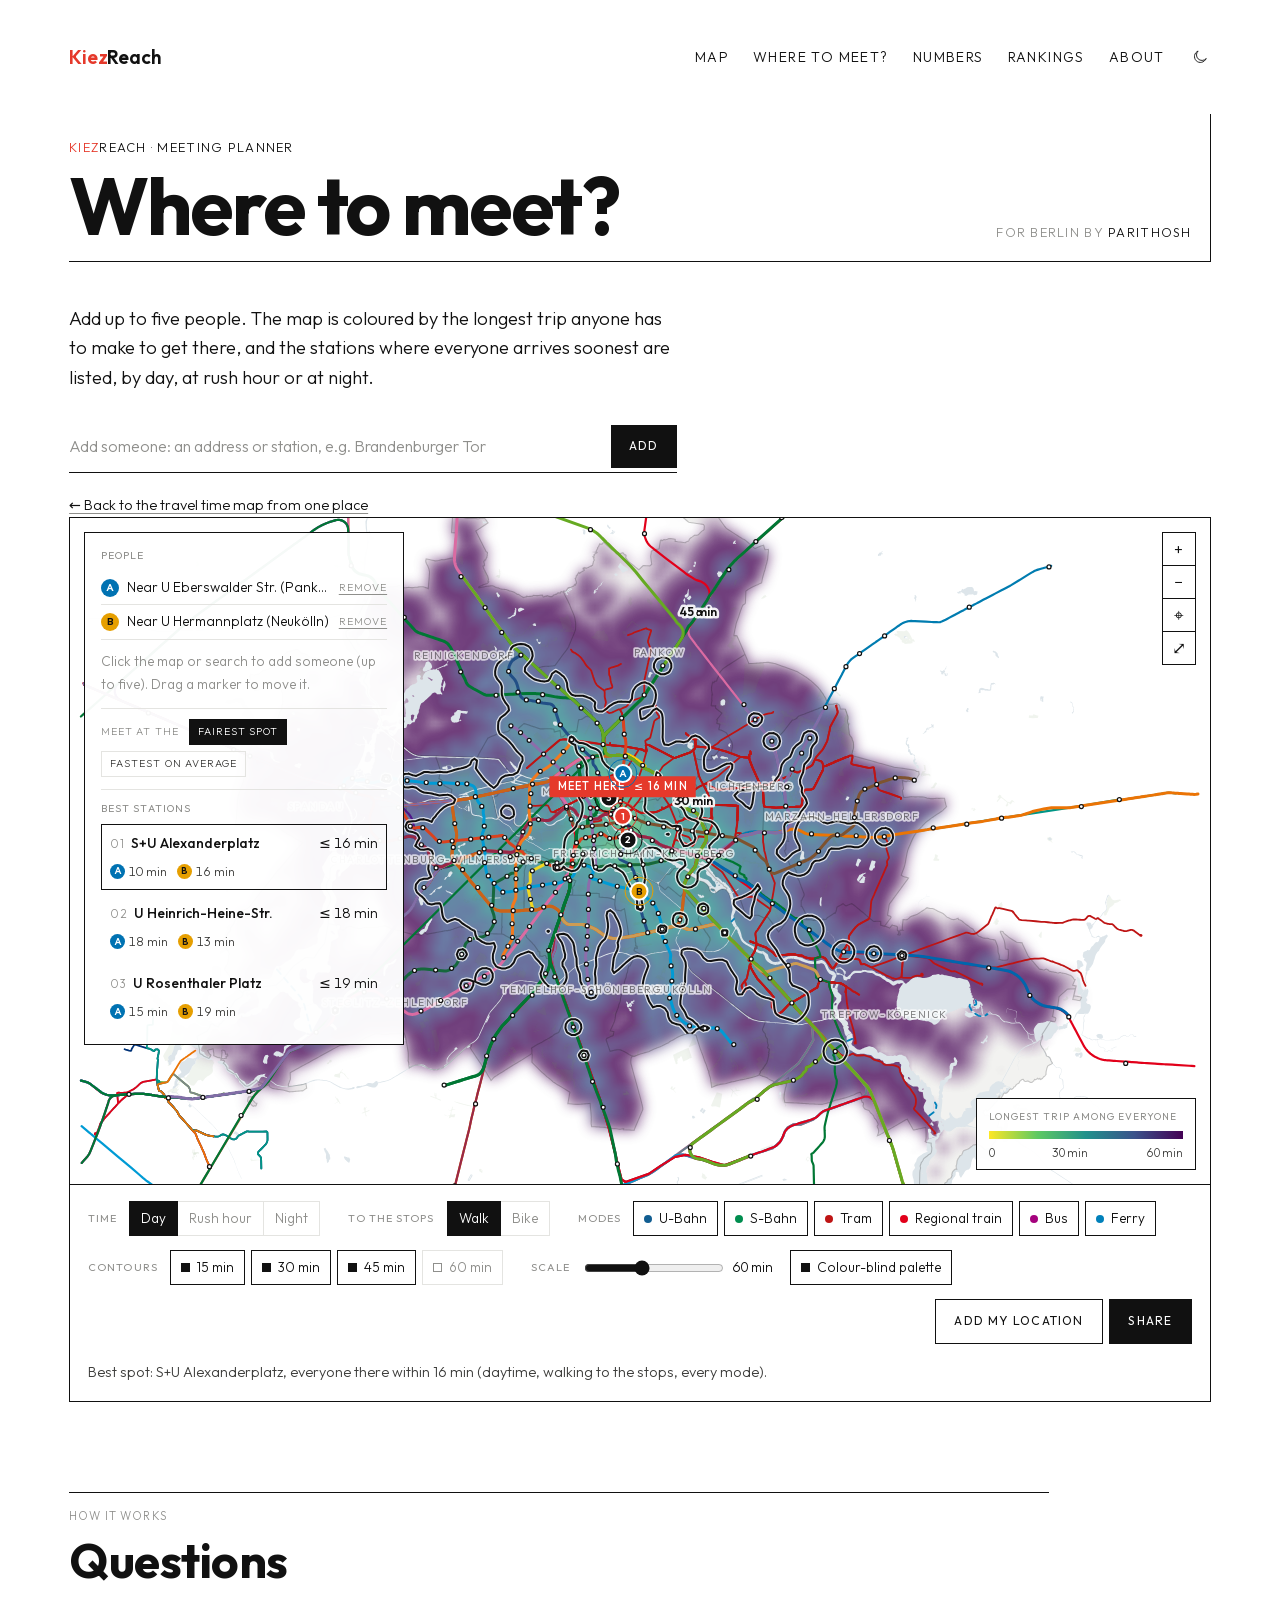
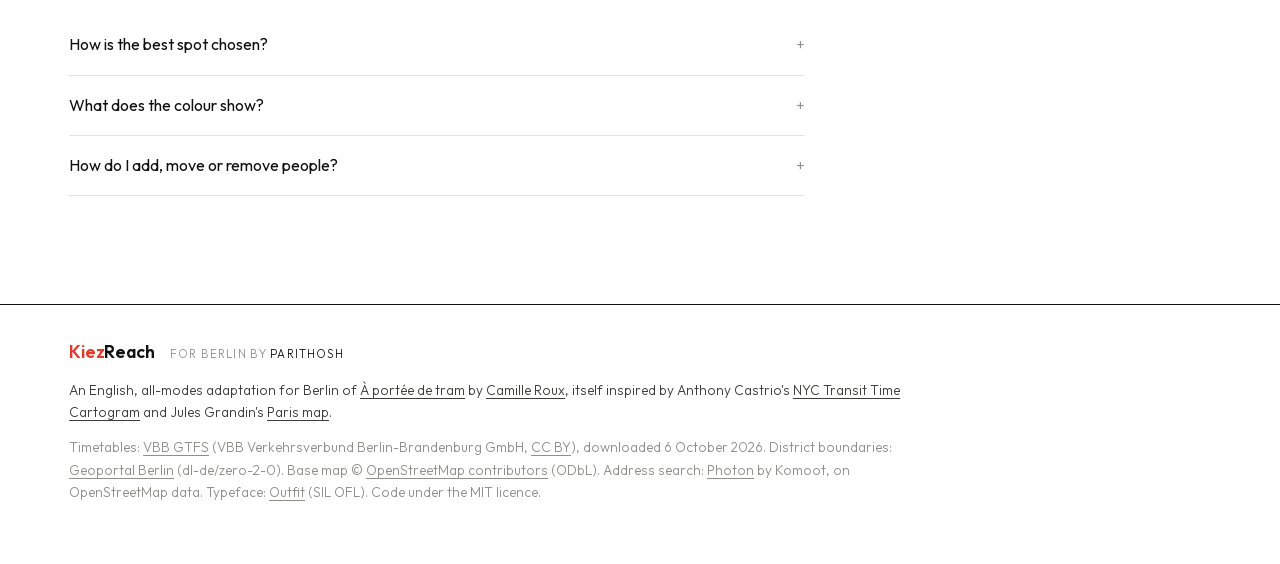
<file: site/meet.html>
<!doctype html>
<html lang="en">
  <head>
    <meta charset="utf-8" />
    <meta name="viewport" content="width=device-width, initial-scale=1" />
    <title>Where to meet? · KiezReach</title>
    <meta name="description" content="Where to meet in Berlin: add up to five people and find the station everyone reaches fastest by public transport, by day, at rush hour or at night." />
    <meta name="theme-color" content="#ffffff" />
    <meta name="color-scheme" content="light dark" />
    <script>
      // Theme before the first paint: the visitor's choice, else the system's (toggle in the top bar, core.js).
      document.documentElement.dataset.theme =
        localStorage.getItem("theme") || (matchMedia("(prefers-color-scheme: dark)").matches ? "dark" : "light");
    </script>
    <link rel="icon" href="favicon.svg" type="image/svg+xml" />
    <link rel="preload" href="fonts/outfit-latin.woff2" as="font" type="font/woff2" crossorigin />
    <link rel="modulepreload" href="core.js?v=d4a5fa7f" />
    <meta property="og:type" content="website" />
    <meta property="og:locale" content="en_GB" />
    <meta property="og:site_name" content="KiezReach" />
    <meta property="og:title" content="Where to meet? · KiezReach" />
    <meta property="og:description" content="Where to meet in Berlin: add up to five people and find the station everyone reaches fastest by public transport, by day, at rush hour or at night." />
    <meta name="twitter:card" content="summary" />
    <meta name="twitter:title" content="Where to meet? · KiezReach" />
    <meta name="twitter:description" content="Where to meet in Berlin: add up to five people and find the station everyone reaches fastest by public transport, by day, at rush hour or at night." />
    <script type="application/ld+json">{"@context": "https://schema.org", "@graph": [{"@type": "WebApplication", "name": "KiezReach: where to meet", "description": "Where to meet in Berlin: add up to five people and find the station everyone reaches fastest by public transport, by day, at rush hour or at night.", "inLanguage": "en", "applicationCategory": "TravelApplication", "operatingSystem": "Web", "isAccessibleForFree": true, "spatialCoverage": {"@type": "Place", "name": "Berlin"}, "isBasedOn": ["https://tram.camilleroux.com/", "https://castrio.me/nyc/"]}, {"@type": "FAQPage", "mainEntity": [{"@type": "Question", "name": "How is the best spot chosen?", "acceptedAnswer": {"@type": "Answer", "text": "For every U-Bahn, S-Bahn, tram and train station in Berlin, the travel time from each person is computed with the same model as the main map. “Fairest” ranks stations by the longest of those trips, so nobody travels much longer than the others; “Fastest on average” ranks them by the average trip, which can leave one person with a long ride. The three best stations at least 900 m apart are listed."}}, {"@type": "Question", "name": "What does the colour show?", "acceptedAnswer": {"@type": "Answer", "text": "For each point of the city, the longest trip anyone in the group would make to get there (or the average trip, with “Fastest on average”). Hover anywhere to see each person's time."}}, {"@type": "Question", "name": "How do I add, move or remove people?", "acceptedAnswer": {"@type": "Answer", "text": "Click the map or search for an address to add someone, up to five. Drag a marker to move it, double-click it (or use Remove in the list) to take it away. The link in the address bar keeps everyone: share it with the group."}}]}]}</script>
    <link rel="stylesheet" href="styles.css?v=d86cdc35" />
  </head>
  <body>
    <script id="city-config" type="application/json">{"slug": "berlin", "name": "Berlin", "dataVersion": "4196ebc7", "defaultFrom": {"lat": 52.52165, "lon": 13.41117, "label": "Alexanderplatz"}, "searchBbox": [52.33, 13.08, 52.68, 13.77]}</script>
    <header class="bar">
      <a class="bar-brand" href="./" aria-label="KiezReach"><span class="kiez">Kiez</span>Reach</a>
      <nav class="bar-right" aria-label="Main navigation">
        <a href="./#map">Map</a>
        <a href="meet.html">Where to meet?</a>
        <a href="./#numbers">Numbers</a>
        <a href="./#rankings">Rankings</a>
        <a href="./#about">About</a>
        <button id="themeToggle" type="button" class="bar-button theme-toggle" aria-label="Switch to dark mode">
          <svg class="theme-icon moon" viewBox="0 0 24 24" aria-hidden="true"><path d="M20 14.5A8 8 0 1 1 9.5 4a6.5 6.5 0 0 0 10.5 10.5Z" /></svg>
          <svg class="theme-icon sun" viewBox="0 0 24 24" aria-hidden="true"><circle cx="12" cy="12" r="4" /><path d="M12 2.5v2.5M12 19v2.5M2.5 12H5M19 12h2.5M5.3 5.3l1.8 1.8M16.9 16.9l1.8 1.8M5.3 18.7l1.8-1.8M16.9 7.1l1.8-1.8" /></svg>
        </button>
      </nav>
    </header>

    <main class="page">
      <section class="hero hero-small">
        <div class="hero-text">
          <p class="tagline"><span class="kiez">Kiez</span>Reach · Meeting planner</p>
          <h1 class="page-title">Where to meet?</h1>
        </div>
        <p class="byline">For Berlin by <a href="https://github.com/parithosh">Parithosh</a></p>
      </section>

      <div class="intro">
        <p class="lede">
          Add up to five people. The map is coloured by the longest trip anyone has to make to get there, and the
          stations where everyone arrives soonest are listed, by day, at rush hour or at night.
        </p>
        <form id="searchForm" class="search" role="search" autocomplete="off">
          <label class="visually-hidden" for="searchInput">Add someone by address</label>
          <input id="searchInput" type="search" placeholder="Add someone: an address or station, e.g. Brandenburger Tor" />
          <button type="submit" class="button primary">Add</button>
          <ul id="searchResults" class="search-results" hidden></ul>
        </form>
        <p class="cross-link"><a href="./">← Back to the travel time map from one place</a></p>
      </div>

      <section id="map" class="map-card" aria-label="Travel time map">
        <noscript>
          <p class="noscript">This interactive map needs JavaScript to compute travel times. Please enable it.</p>
        </noscript>
        <div id="mapStage" class="map-stage">
          <canvas id="mapCanvas"></canvas>
          <div id="mapTooltip" class="map-tooltip" role="tooltip" hidden></div>

          <aside id="meetPanel" class="trip-panel meet-panel" aria-live="polite">
            <p class="trip-eyebrow">People</p>
            <ul id="peopleList" class="people-list"></ul>
            <p id="peopleHint" class="trip-hint">Loading the network…</p>
            <div id="objective" class="segmented" role="group" aria-label="What makes a good spot">
              <span>Meet at the</span>
              <button type="button" data-objective="fair" aria-pressed="true" title="Smallest longest trip">Fairest spot</button>
              <button type="button" data-objective="total" aria-pressed="false" title="Smallest average trip">Fastest on average</button>
            </div>
            <div id="spotsBlock" class="spots-block" hidden>
              <p class="trip-eyebrow">Best stations</p>
              <ol id="spotList" class="spot-list"></ol>
            </div>
          </aside>

          <div class="map-buttons">
            <button id="zoomIn" type="button" class="icon-button" aria-label="Zoom in">+</button>
            <button id="zoomOut" type="button" class="icon-button" aria-label="Zoom out">−</button>
            <button id="recenter" type="button" class="icon-button" aria-label="Recentre the map">⌖</button>
            <button id="fullscreen" type="button" class="icon-button" aria-label="Fullscreen">⤢</button>
          </div>

          <div class="legend" aria-hidden="true">
            <p id="legendTitle" class="legend-title">Longest trip among everyone</p>
            <div id="legendBar" class="legend-bar"></div>
            <div class="legend-labels"><span>0</span><span id="legendMid"></span><span id="legendMax"></span></div>
          </div>
        </div>

        <div class="controls">
          <div id="periodToggle" class="control-group segmented-control" role="group" aria-label="Time of day">
            <span class="control-label">Time</span>
            <button type="button" data-period="day" aria-pressed="true" title="Weekday, 7:00–20:00">Day</button>
            <button type="button" data-period="rush" aria-pressed="false" title="Weekday, 7:00–9:00">Rush hour</button>
            <button type="button" data-period="night" aria-pressed="false" title="Weekday night, 1:30–3:30">Night</button>
          </div>
          <div id="travelToggle" class="control-group segmented-control" role="group" aria-label="Getting to and from the stops">
            <span class="control-label">To the stops</span>
            <button type="button" data-travel="walk" aria-pressed="true">Walk</button>
            <button type="button" data-travel="bike" aria-pressed="false" title="15 km/h, plus 2 min to unlock and park">Bike</button>
          </div>
          <div id="modeToggles" class="control-group">
            <span class="control-label">Modes</span>
            <label class="pill-toggle"><input type="checkbox" value="ubahn" checked /><span class="mode-dot" style="background:#115D91"></span> U-Bahn</label>
            <label class="pill-toggle"><input type="checkbox" value="sbahn" checked /><span class="mode-dot" style="background:#008D4F"></span> S-Bahn</label>
            <label class="pill-toggle"><input type="checkbox" value="tram" checked /><span class="mode-dot" style="background:#BE1414"></span> Tram</label>
            <label class="pill-toggle"><input type="checkbox" value="regional" checked /><span class="mode-dot" style="background:#E2001A"></span> Regional train</label>
            <label class="pill-toggle"><input type="checkbox" value="bus" checked /><span class="mode-dot" style="background:#A5027D"></span> Bus</label>
            <label class="pill-toggle"><input type="checkbox" value="ferry" checked /><span class="mode-dot" style="background:#0080BA"></span> Ferry</label>
          </div>
          <div id="isoToggles" class="control-group">
            <span class="control-label">Contours</span>
            <label class="pill-toggle"><input type="checkbox" value="15" checked /> 15 min</label>
            <label class="pill-toggle"><input type="checkbox" value="30" checked /> 30 min</label>
            <label class="pill-toggle"><input type="checkbox" value="45" checked /> 45 min</label>
            <label class="pill-toggle"><input type="checkbox" value="60" /> 60 min</label>
          </div>
          <div class="control-group">
            <label class="control-label" for="maxRange">Scale</label>
            <input id="maxRange" type="range" min="20" max="120" step="5" value="60" />
            <output id="maxValue" for="maxRange">60 min</output>
            <label class="pill-toggle" title="Yellow (close) to purple (far): readable with any colour vision"><input id="paletteToggle" type="checkbox" checked /> Colour-blind palette</label>
          </div>
          <div class="control-group actions">
            <button id="locate" type="button" class="button">Add my location</button>
            <button id="share" type="button" class="button primary">Share</button>
          </div>
        </div>
        <p id="reach" class="reach"></p>
      </section>


      <section id="about" class="section" aria-labelledby="faq-title">
        <p class="eyebrow">How it works</p>
        <h2 id="faq-title">Questions</h2>
        <details class="faq"><summary>How is the best spot chosen?</summary><p>For every U-Bahn, S-Bahn, tram and train station in Berlin, the travel time from each person is computed with the same model as the main map. “Fairest” ranks stations by the longest of those trips, so nobody travels much longer than the others; “Fastest on average” ranks them by the average trip, which can leave one person with a long ride. The three best stations at least 900 m apart are listed.</p></details>
        <details class="faq"><summary>What does the colour show?</summary><p>For each point of the city, the longest trip anyone in the group would make to get there (or the average trip, with “Fastest on average”). Hover anywhere to see each person&#x27;s time.</p></details>
        <details class="faq"><summary>How do I add, move or remove people?</summary><p>Click the map or search for an address to add someone, up to five. Drag a marker to move it, double-click it (or use Remove in the list) to take it away. The link in the address bar keeps everyone: share it with the group.</p></details>
      </section>

    </main>

    <footer class="site-footer">
      <div class="footer-inner">
        <p class="footer-brand"><span class="kiez">Kiez</span>Reach <span class="footer-byline">For Berlin by <a href="https://github.com/parithosh">Parithosh</a></span></p>
        <p>
          An English, all-modes adaptation for Berlin of <a href="https://tram.camilleroux.com/">À portée de tram</a>
          by <a href="https://www.camilleroux.com/">Camille Roux</a>, itself inspired by Anthony Castrio's
          <a href="https://castrio.me/nyc/">NYC Transit Time Cartogram</a> and Jules Grandin's
          <a href="https://julesgrandin.github.io/paris-temps-transport/">Paris map</a>.
        </p>
        <p class="footer-credits">
          Timetables: <a href="https://daten.berlin.de/datensaetze/vbb-fahrplandaten-via-gtfs">VBB GTFS</a> (VBB Verkehrsverbund Berlin-Brandenburg GmbH, <a href="https://opendefinition.org/licenses/cc-by/">CC BY</a>),
          downloaded 6 October 2026. District boundaries: <a href="https://daten.odis-berlin.de/de/dataset/bezirksgrenzen/">Geoportal Berlin</a> (dl-de/zero-2-0).
          Base map © <a href="https://www.openstreetmap.org/copyright">OpenStreetMap contributors</a> (ODbL).
          Address search: <a href="https://photon.komoot.io/">Photon</a> by Komoot, on OpenStreetMap data.
          Typeface: <a href="https://github.com/Outfitio/Outfit-Fonts">Outfit</a> (SIL OFL). Code under the MIT licence.
        </p>
      </div>
    </footer>

    <div id="toast" class="toast" role="status" hidden></div>
    <script type="module" src="meet.js?v=8d241e73"></script>
  </body>
</html>
</file>
<file: site/styles.css>
/* KiezReach. Minimal monochrome style after ethlabs.org: Outfit, near-black ink on white, hairline rules,
   wide-tracked uppercase labels, square corners, one red accent. Layout descended from "À portée de tram" (MIT). */

/* Outfit (SIL Open Font License, fonts/OFL.txt), self-hosted: one variable file per subset, weights 300–700. */
@font-face {
  font-family: "Outfit";
  font-style: normal;
  font-weight: 300 700;
  font-display: swap;
  src: url("fonts/outfit-latin.woff2") format("woff2");
  unicode-range: U+0000-00FF, U+0131, U+0152-0153, U+02BB-02BC, U+02C6, U+02DA, U+02DC, U+0304, U+0308, U+0329,
    U+2000-206F, U+20AC, U+2122, U+2191, U+2193, U+2212, U+2215, U+FEFF, U+FFFD;
}

@font-face {
  font-family: "Outfit";
  font-style: normal;
  font-weight: 300 700;
  font-display: swap;
  src: url("fonts/outfit-latin-ext.woff2") format("woff2");
  unicode-range: U+0100-02BA, U+02BD-02C5, U+02C7-02CC, U+02CE-02D7, U+02DD-02FF, U+0304, U+0308, U+0329,
    U+1D00-1DBF, U+1E00-1E9F, U+1EF2-1EFF, U+2020, U+20A0-20AB, U+20AD-20C4, U+2113, U+2C60-2C7F, U+A720-A7FF;
}

:root {
  color-scheme: light;
  --bg: #ffffff;
  --ink: #111111;
  --ink-soft: #3d3d3b;
  --muted: #8f8f8c;
  --line: #e4e4e1;
  --surface-alt: #f5f5f3;
  --panel: rgba(255, 255, 255, 0.96);
  --map-bg: #ffffff;
  --accent: #e5392b;
  --font: "Outfit", system-ui, -apple-system, "Segoe UI", sans-serif;
  --gutter: clamp(1.25rem, 5.4vw, 4.75rem);
}

/* Dark mode: set on <html data-theme="dark"> (system preference, or the toggle in the top bar). */
:root[data-theme="dark"] {
  color-scheme: dark;
  --bg: #0e0e0e;
  --ink: #ededed;
  --ink-soft: #bdbdba;
  --muted: #858582;
  --line: #262626;
  --surface-alt: #171717;
  --panel: rgba(14, 14, 14, 0.94);
  --map-bg: #0e0e0e;
}

* {
  box-sizing: border-box;
}

html {
  -webkit-text-size-adjust: 100%;
}

body {
  margin: 0;
  background: var(--bg);
  color: var(--ink);
  font-family: var(--font);
  font-size: 1rem;
  font-weight: 300;
  line-height: 1.7;
  -webkit-font-smoothing: antialiased;
  text-rendering: optimizeLegibility;
}

::selection {
  background: var(--ink);
  color: var(--bg);
}

a {
  color: inherit;
  text-decoration: underline;
  text-decoration-thickness: 1px;
  text-underline-offset: 3px;
}

a:hover {
  text-decoration-thickness: 2px;
}

button,
input {
  font: inherit;
  color: inherit;
}

strong {
  font-weight: 600;
}

.visually-hidden {
  position: absolute;
  width: 1px;
  height: 1px;
  overflow: hidden;
  clip: rect(0 0 0 0);
  white-space: nowrap;
}

.muted {
  color: var(--muted);
}

/* Shared label style: uppercase, light, widely tracked. */
.control-label,
.trip-eyebrow,
.eyebrow,
.tagline,
.bar-right a,
.bar-button,
.button,
.link-button,
.segmented,
.lines-table th,
.lines-block summary,
.steps strong {
  text-transform: uppercase;
  letter-spacing: 0.1em;
}

/* --- Top bar ------------------------------------------------------------- */

.bar {
  display: flex;
  align-items: center;
  justify-content: space-between;
  gap: 1rem;
  padding: 2.6rem var(--gutter) 1.2rem;
  line-height: 1.6;
}

.bar-brand {
  font-size: 1.2rem;
  font-weight: 600;
  letter-spacing: -0.01em;
  text-decoration: none;
}

.bar-right {
  display: flex;
  align-items: center;
  gap: 1.5rem;
}

.bar-right a,
.bar-button {
  padding: 0;
  border: 0;
  background: none;
  font-size: 0.88rem;
  font-weight: 300;
  text-decoration: none;
  cursor: pointer;
}

.bar-right a:hover,
.bar-button:hover {
  text-decoration: underline;
  text-decoration-thickness: 1px;
  text-underline-offset: 3px;
}

/* --- Hero: wordmark, and a tagline on a hairline that turns up at its end ---------------------------------- */

.page {
  max-width: 1400px;
  margin: 0 auto;
  padding: 0 var(--gutter);
}

.hero {
  position: relative;
  display: flex;
  align-items: flex-end;
  justify-content: space-between;
  gap: 2rem;
  margin-top: clamp(1.5rem, 5vh, 3.5rem);
  padding-bottom: 0.9rem;
  border-bottom: 1px solid var(--ink);
}

.hero::after {
  content: "";
  position: absolute;
  right: 0;
  bottom: -1px;
  width: 1px;
  height: calc(100% + 1.5rem);
  background: var(--ink);
}

.wordmark {
  margin: 0;
  font-size: clamp(3.4rem, 10vw, 7.6rem);
  font-weight: 600;
  letter-spacing: -0.04em;
  line-height: 0.92;
}

/* "Kiez" (Berlin for neighbourhood) takes the accent colour wherever the name is written. */
.kiez {
  color: var(--accent);
}

.tagline {
  margin: 1rem 0 0;
  font-size: 0.8rem;
}

/* "For Berlin by Parithosh": bottom right of the hero, in the uppercase label style, just inside the turned-up rule. */
.byline,
.footer-byline {
  color: var(--muted);
  font-size: 0.8rem;
  font-weight: 300;
  letter-spacing: 0.1em;
  text-transform: uppercase;
}

.byline {
  flex: none;
  margin: 0 1.2rem 0 0;
}

.byline a,
.footer-byline a {
  color: var(--ink);
  text-decoration: none;
}

.byline a:hover,
.footer-byline a:hover {
  text-decoration: underline;
}

.footer-byline {
  margin-left: 0.8rem;
  font-size: 0.72rem;
}

@media (max-width: 720px) {
  .hero {
    flex-wrap: wrap;
  }

  .byline {
    margin-top: -0.4rem;
  }
}

/* Theme toggle: a hairline moon in light mode (switch to dark), a sun in dark mode. */
.theme-icon {
  display: block;
  width: 18px;
  height: 18px;
  fill: none;
  stroke: currentColor;
  stroke-width: 1.2;
  stroke-linecap: round;
  stroke-linejoin: round;
}

.theme-icon.sun,
:root[data-theme="dark"] .theme-icon.moon {
  display: none;
}

:root[data-theme="dark"] .theme-icon.sun {
  display: block;
}

.bar-button.theme-toggle {
  display: flex;
  align-items: center;
  padding: 2px;
}

.bar-button.theme-toggle:hover {
  opacity: 0.6;
  text-decoration: none;
}

.intro {
  max-width: 38rem;
  padding-top: 2.6rem;
}

.lede {
  margin: 0;
  font-size: 1.15rem;
  line-height: 1.6;
}

.search {
  position: relative;
  display: flex;
  align-items: center;
  gap: 1rem;
  margin-top: 1.8rem;
  border-bottom: 1px solid var(--ink);
}

.search input {
  flex: 1;
  min-width: 0;
  padding: 0.75rem 0;
  border: 0;
  background: transparent;
  font-size: 1rem;
  font-weight: 300;
  outline: none;
}

.search input::placeholder {
  color: var(--muted);
}

.search .button {
  border: 0;
}

.search-results {
  position: absolute;
  top: calc(100% + 6px);
  left: 0;
  right: 0;
  z-index: 15;
  margin: 0;
  padding: 0;
  list-style: none;
  border: 1px solid var(--ink);
  background: var(--bg);
}

.search-results button {
  display: block;
  width: 100%;
  padding: 0.6rem 0.9rem;
  border: 0;
  background: none;
  font-weight: 400;
  text-align: left;
  cursor: pointer;
}

.search-results li + li button {
  border-top: 1px solid var(--line);
}

.search-results button:hover,
.search-results button:focus-visible {
  background: var(--surface-alt);
}

.search-results small {
  display: block;
  color: var(--muted);
  font-weight: 300;
}

.steps {
  display: grid;
  grid-template-columns: repeat(3, minmax(0, 1fr));
  gap: 2.4rem;
  margin: 3.2rem 0 1.6rem;
  padding: 0;
  list-style: none;
  color: var(--ink-soft);
  font-size: 0.9rem;
  line-height: 1.55;
}

.steps li {
  padding-top: 0.8rem;
  border-top: 1px solid var(--line);
}

.steps span {
  display: block;
  color: var(--muted);
  font-size: 0.72rem;
  letter-spacing: 0.1em;
}

.steps strong {
  display: block;
  margin: 0.15rem 0 0.25rem;
  color: var(--ink);
  font-size: 0.8rem;
  font-weight: 400;
}

/* --- Buttons --------------------------------------------------------------- */

.button {
  padding: 0.7rem 1.15rem;
  border: 1px solid var(--ink);
  border-radius: 0;
  background: transparent;
  font-size: 0.76rem;
  font-weight: 400;
  white-space: nowrap;
  cursor: pointer;
  transition: background 0.15s, color 0.15s, border-color 0.15s;
}

.button:hover {
  background: var(--ink);
  color: var(--bg);
}

.button.primary {
  border-color: var(--ink);
  background: var(--ink);
  color: var(--bg);
}

.button.primary:hover {
  border-color: var(--accent);
  background: var(--accent);
  color: #fff;
}

.icon-button {
  width: 34px;
  height: 34px;
  border: 1px solid var(--ink);
  border-radius: 0;
  background: var(--bg);
  font-size: 1.05rem;
  font-weight: 300;
  line-height: 1;
  cursor: pointer;
}

.icon-button[hidden] {
  display: none;
}

.icon-button:hover {
  background: var(--ink);
  color: var(--bg);
}

/* --- Map ------------------------------------------------------------------- */

.map-card {
  border: 1px solid var(--ink);
  scroll-margin-top: 1rem;
}

.map-stage {
  position: relative;
  height: min(74vh, 760px);
  min-height: 440px;
  background: var(--map-bg);
}

.map-stage:fullscreen {
  height: 100vh;
}

#mapCanvas {
  display: block;
  width: 100%;
  height: 100%;
  touch-action: none;
  cursor: crosshair;
}

#mapCanvas.panning {
  cursor: grabbing;
}

#mapCanvas.over-marker {
  cursor: grab;
}

#mapCanvas.over-stop {
  cursor: pointer;
}

.noscript {
  margin: 0;
  padding: 1rem 1.2rem;
  border-bottom: 1px solid var(--ink);
}

.trip-panel {
  position: absolute;
  top: 14px;
  left: 14px;
  width: 300px;
  max-height: calc(100% - 28px);
  overflow: auto;
  padding: 14px 16px;
  border: 1px solid var(--ink);
  background: var(--panel);
}

.trip-panel p {
  margin: 0;
}

.trip-eyebrow {
  color: var(--muted);
  font-size: 0.66rem;
  font-weight: 400;
}

.trip-from,
.trip-to {
  margin-top: 2px !important;
  font-weight: 500;
  line-height: 1.4;
}

.trip-result {
  margin-top: 12px;
  padding-top: 12px;
  border-top: 1px solid var(--line);
}

.trip-duration {
  margin-top: 6px !important;
  font-size: 2.5rem;
  font-weight: 300;
  letter-spacing: -0.03em;
  line-height: 1.1;
}

.trip-steps {
  margin: 10px 0 0;
  padding: 0;
  list-style: none;
  color: var(--ink-soft);
  font-size: 0.86rem;
  line-height: 1.45;
}

.trip-steps li {
  display: flex;
  align-items: baseline;
  gap: 8px;
  padding: 4px 0;
}

.badge {
  flex: none;
  min-width: 26px;
  padding: 1px 6px;
  font-size: 0.72rem;
  font-weight: 600;
  letter-spacing: 0.02em;
  text-align: center;
  white-space: nowrap;
}

.badge.walk {
  border: 1px solid var(--line);
  background: transparent;
  color: var(--ink-soft);
  font-weight: 400;
}

.trip-steps .minutes {
  margin-left: auto;
  color: var(--muted);
  font-variant-numeric: tabular-nums;
  white-space: nowrap;
}

.trip-row {
  display: flex;
  align-items: baseline;
  justify-content: space-between;
}

.link-button {
  padding: 0;
  border: 0;
  background: none;
  color: var(--muted);
  font-size: 0.66rem;
  text-decoration: underline;
  text-underline-offset: 3px;
  cursor: pointer;
}

.link-button:hover {
  color: var(--ink);
}

.segmented {
  display: flex;
  flex-wrap: wrap;
  align-items: center;
  gap: 6px;
  margin-top: 12px;
  padding-top: 10px;
  border-top: 1px solid var(--line);
  color: var(--muted);
  font-size: 0.66rem;
}

.segmented span {
  margin-right: 4px;
}

.segmented button {
  padding: 3px 8px;
  border: 1px solid var(--line);
  background: transparent;
  color: var(--ink-soft);
  font-size: inherit;
  letter-spacing: inherit;
  text-transform: inherit;
  cursor: pointer;
}

.segmented button[aria-pressed="true"] {
  border-color: var(--ink);
  background: var(--ink);
  color: var(--bg);
}

.trip-hint {
  margin-top: 10px !important;
  color: var(--muted);
  font-size: 0.85rem;
}

.map-buttons {
  position: absolute;
  top: 14px;
  right: 14px;
  display: flex;
  flex-direction: column;
}

.map-buttons .icon-button + .icon-button {
  margin-top: -1px;
}

/* Bottom right: the route and people panels can run down the whole left side. */
.legend {
  position: absolute;
  right: 14px;
  bottom: 14px;
  width: 220px;
  padding: 10px 12px 6px;
  border: 1px solid var(--ink);
  background: var(--panel);
}

.legend-bar {
  height: 8px;
}

.legend-labels {
  display: flex;
  justify-content: space-between;
  margin-top: 4px;
  color: var(--ink-soft);
  font-size: 0.72rem;
  font-variant-numeric: tabular-nums;
}

/* Hovered station: name, lines, travel time. Positioned by app.js (transform), never catches the mouse. */
.map-tooltip {
  position: absolute;
  top: 0;
  left: 0;
  z-index: 5;
  max-width: 260px;
  padding: 8px 10px;
  border: 1px solid var(--ink);
  background: var(--panel);
  font-size: 0.85rem;
  line-height: 1.35;
  pointer-events: none;
}

.map-tooltip[hidden] {
  display: none;
}

.map-tooltip strong {
  display: block;
  font-size: 0.92rem;
  font-weight: 500;
}

.tooltip-lines {
  display: flex;
  flex-wrap: wrap;
  align-items: center;
  gap: 3px;
  margin-top: 5px;
}

.tooltip-lines .badge {
  min-width: 24px;
  padding: 1px 5px;
  font-size: 0.7rem;
}

.tooltip-more {
  color: var(--muted);
  font-size: 0.76rem;
}

.tooltip-time {
  display: block;
  margin-top: 6px;
  color: var(--muted);
  font-size: 0.66rem;
  letter-spacing: 0.1em;
  text-transform: uppercase;
}

/* --- Controls ---------------------------------------------------------------- */

.controls {
  display: flex;
  flex-wrap: wrap;
  align-items: center;
  gap: 14px 28px;
  padding: 16px 18px;
  border-top: 1px solid var(--ink);
}

.control-group {
  display: flex;
  flex-wrap: wrap;
  align-items: center;
  gap: 6px;
}

.control-group.actions {
  margin-left: auto;
}

.control-label {
  margin-right: 6px;
  color: var(--muted);
  font-size: 0.68rem;
  font-weight: 400;
}

.pill-toggle {
  display: inline-flex;
  align-items: center;
  gap: 7px;
  padding: 5px 10px;
  border: 1px solid var(--line);
  color: var(--muted);
  font-size: 0.85rem;
  cursor: pointer;
  user-select: none;
  transition: border-color 0.15s, color 0.15s;
}

.pill-toggle:has(input:checked) {
  border-color: var(--ink);
  color: var(--ink);
}

/* A small square: outlined when off, filled when on. */
.pill-toggle input {
  appearance: none;
  width: 9px;
  height: 9px;
  margin: 0;
  border: 1px solid currentColor;
  border-radius: 0;
  cursor: pointer;
}

.pill-toggle input:checked {
  background: var(--ink);
  border-color: var(--ink);
}

.pill-toggle input:focus-visible {
  outline: 1px solid var(--ink);
  outline-offset: 2px;
}

.mode-dot {
  display: inline-block;
  width: 8px;
  height: 8px;
  border-radius: 50%;
}

/* Mode toggles: the coloured dot is the indicator (faded when off), no square. */
#modeToggles .pill-toggle {
  position: relative;
}

#modeToggles .pill-toggle input {
  position: absolute;
  opacity: 0;
}

#modeToggles .pill-toggle:not(:has(input:checked)) .mode-dot {
  opacity: 0.25;
}

#modeToggles .pill-toggle:has(input:focus-visible) {
  outline: 1px solid var(--ink);
  outline-offset: 2px;
}

input[type="range"] {
  width: 140px;
  accent-color: var(--ink);
}

output {
  min-width: 52px;
  font-size: 0.85rem;
  font-variant-numeric: tabular-nums;
}

.reach {
  margin: 0;
  padding: 0 18px 16px;
  color: var(--ink-soft);
  font-size: 0.9rem;
}

/* --- Sections ------------------------------------------------------------------ */

.section {
  max-width: 980px;
  margin-top: clamp(4rem, 10vh, 7rem);
  scroll-margin-top: 1rem;
  color: var(--ink-soft);
}

.eyebrow {
  margin: 0 0 0.6rem;
  padding-top: 0.8rem;
  border-top: 1px solid var(--ink);
  color: var(--muted);
  font-size: 0.72rem;
}

.section h2 {
  margin: 0 0 1.8rem;
  color: var(--ink);
  font-size: clamp(2.1rem, 5vw, 3rem);
  font-weight: 700;
  letter-spacing: -0.01em;
  line-height: 1.08;
}

.section-lede {
  margin: -0.8rem 0 1.8rem;
}

.stat-grid {
  display: grid;
  grid-template-columns: repeat(4, minmax(0, 1fr));
}

.stat {
  padding: 0.2rem 1.4rem 0.4rem 0;
}

.stat + .stat {
  padding-left: 1.4rem;
  border-left: 1px solid var(--line);
}

.stat strong {
  display: block;
  color: var(--ink);
  font-size: 2.7rem;
  font-weight: 300;
  letter-spacing: -0.03em;
  line-height: 1.1;
}

.stat span {
  display: block;
  margin-top: 0.4rem;
  font-size: 0.86rem;
  line-height: 1.45;
}

.stat-grid + p {
  margin: 2.4rem 0 0.4rem;
  font-size: 0.85rem;
}

.lines-block {
  border-bottom: 1px solid var(--line);
}

.lines-block summary {
  padding: 0.9rem 0;
  color: var(--ink);
  font-size: 0.8rem;
  font-weight: 400;
  list-style: none;
  cursor: pointer;
}

.lines-block summary::-webkit-details-marker,
.faq summary::-webkit-details-marker {
  display: none;
}

.lines-block summary::after,
.faq summary::after {
  content: "+";
  float: right;
  color: var(--muted);
  font-weight: 300;
}

.lines-block[open] summary::after,
.faq[open] summary::after {
  content: "−";
}

.lines-table {
  width: 100%;
  margin: 0 0 1.2rem;
  border-collapse: collapse;
  font-size: 0.9rem;
  font-variant-numeric: tabular-nums;
}

.lines-table th,
.lines-table td {
  padding: 0.45rem 0.8rem 0.45rem 0;
  border-bottom: 1px solid var(--line);
  text-align: left;
}

.lines-table th {
  border-bottom-color: var(--ink);
  color: var(--muted);
  font-size: 0.66rem;
  font-weight: 400;
}

.line-badge {
  display: inline-block;
  min-width: 30px;
  padding: 1px 6px;
  font-size: 0.74rem;
  font-weight: 600;
  text-align: center;
}

.ranking-cards {
  display: grid;
  grid-template-columns: repeat(auto-fill, minmax(280px, 1fr));
  gap: 2.4rem;
}

.ranking-card {
  display: flex;
  flex-direction: column;
  gap: 0.7rem;
  padding-top: 0.9rem;
  border-top: 1px solid var(--line);
}

.ranking-card-question {
  color: var(--ink);
  font-size: 1.1rem;
  font-weight: 500;
  letter-spacing: -0.01em;
}

.ranking-card ol {
  margin: 0;
  padding: 0;
  list-style: none;
  font-size: 0.9rem;
  line-height: 1.5;
}

/* Hanging indent: a wrapped row lines up after its rank number. */
.ranking-card li {
  margin: 0.55rem 0;
  padding-left: 1.9rem;
  text-indent: -1.9rem;
}

.ranking-card li > * {
  text-indent: 0;
}

.ranking-card strong {
  color: var(--ink);
  font-weight: 500;
}

.ranking-card .line-badge {
  margin-right: 2px;
}

.ranking-card .muted {
  font-size: 0.8rem;
  line-height: 1.5;
}

.rank {
  display: inline-block;
  width: 1.9rem;
  color: var(--muted);
  font-size: 0.72rem;
  letter-spacing: 0.08em;
}

.faq {
  max-width: 46rem;
  border-bottom: 1px solid var(--line);
}

.faq summary {
  padding: 1rem 0;
  color: var(--ink);
  font-weight: 400;
  list-style: none;
  cursor: pointer;
}

.faq p {
  margin: 0 0 1.3rem;
  line-height: 1.7;
}

/* --- Footer ------------------------------------------------------------------- */

.site-footer {
  margin-top: clamp(5rem, 12vh, 8rem);
  border-top: 1px solid var(--ink);
}

.footer-inner {
  max-width: 1400px;
  margin: 0 auto;
  padding: 2rem var(--gutter) 3rem;
  color: var(--ink-soft);
  font-size: 0.85rem;
  line-height: 1.65;
}

.footer-inner p {
  max-width: 52rem;
  margin: 0 0 0.8rem;
}

.footer-brand {
  color: var(--ink);
  font-size: 1.1rem;
  font-weight: 600;
  letter-spacing: -0.01em;
}

.footer-credits {
  color: var(--muted);
}

.toast {
  position: fixed;
  left: 50%;
  bottom: 24px;
  z-index: 30;
  transform: translateX(-50%);
  padding: 10px 16px;
  background: var(--ink);
  color: var(--bg);
  font-weight: 400;
}

/* --- Time of day, travel, cross links ------------------------------------------- */

/* Joined square buttons (Day | Rush hour | Night, Walk | Bike): the pressed one is filled. */
.segmented-control button {
  padding: 5px 11px;
  border: 1px solid var(--line);
  background: transparent;
  color: var(--muted);
  font-size: 0.85rem;
  cursor: pointer;
  transition: border-color 0.15s, color 0.15s, background 0.15s;
}

.segmented-control button + button {
  margin-left: -7px; /* collapse the 6px group gap and the shared border */
}

.segmented-control button[aria-pressed="true"] {
  position: relative;
  border-color: var(--ink);
  background: var(--ink);
  color: var(--bg);
}

.segmented-control[aria-busy="true"] {
  opacity: 0.5;
  pointer-events: none;
}

.legend-title {
  margin: 0 0 6px;
  color: var(--muted);
  font-size: 0.62rem;
  font-weight: 400;
  letter-spacing: 0.1em;
  text-transform: uppercase;
}

.cross-link {
  margin: 1.2rem 0 0;
  font-size: 0.9rem;
}

.cross-link a {
  text-decoration-color: var(--muted);
}

/* --- Meeting planner ---------------------------------------------------------- */

.hero-small {
  padding-bottom: 1.1rem;
}

.hero-small .tagline {
  margin: 0 0 0.6rem;
}

.page-title {
  margin: 0;
  font-size: clamp(2.6rem, 7vw, 5rem);
  font-weight: 700;
  letter-spacing: -0.03em;
  line-height: 0.95;
}

.meet-panel {
  width: 320px;
}

.people-list,
.spot-list {
  margin: 6px 0 0;
  padding: 0;
  list-style: none;
}

.people-list li {
  display: flex;
  align-items: center;
  gap: 8px;
  padding: 5px 0;
  border-bottom: 1px solid var(--line);
  font-size: 0.86rem;
}

.person-label {
  flex: 1;
  min-width: 0;
  overflow: hidden;
  text-overflow: ellipsis;
  white-space: nowrap;
}

.person-dot {
  display: inline-flex;
  flex: none;
  align-items: center;
  justify-content: center;
  width: 18px;
  height: 18px;
  border-radius: 50%;
  font-size: 0.66rem;
  font-weight: 600;
}

.spots-block {
  margin-top: 12px;
  padding-top: 10px;
  border-top: 1px solid var(--line);
}

.spot {
  display: block;
  width: 100%;
  margin-top: 4px;
  padding: 7px 8px;
  border: 1px solid transparent;
  background: none;
  text-align: left;
  cursor: pointer;
}

.spot:hover {
  border-color: var(--line);
}

.spot[aria-pressed="true"] {
  border-color: var(--ink);
}

.spot-head {
  display: flex;
  align-items: baseline;
  gap: 6px;
  font-size: 0.88rem;
}

.spot-head strong {
  flex: 1;
  min-width: 0;
  font-weight: 500;
}

.spot-figure {
  color: var(--ink);
  font-variant-numeric: tabular-nums;
  white-space: nowrap;
}

.spot .rank {
  width: auto;
}

.time-chips {
  display: flex;
  flex-wrap: wrap;
  gap: 4px 10px;
  margin-top: 5px;
  color: var(--ink-soft);
  font-size: 0.78rem;
  font-variant-numeric: tabular-nums;
}

.time-chip {
  display: inline-flex;
  align-items: center;
  gap: 4px;
}

.time-chip .person-dot {
  width: 15px;
  height: 15px;
  font-size: 0.58rem;
}

.map-tooltip .time-chips {
  margin-top: 6px;
}

/* --- Small screens ------------------------------------------------------------- */

@media (max-width: 860px) {
  .stat-grid {
    grid-template-columns: 1fr 1fr;
    row-gap: 1.6rem;
  }

  .stat:nth-child(odd) {
    padding-left: 0;
    border-left: 0;
  }
}

@media (max-width: 720px) {
  .bar {
    padding: 1.5rem var(--gutter) 1rem;
  }

  .bar-right {
    gap: 1rem;
  }

  .bar-right a,
  .bar-button {
    font-size: 0.76rem;
  }

  /* The how-to gives way to the map, which moves up into the first screen. */
  .steps {
    display: none;
  }

  .intro {
    padding-top: 1.8rem;
  }

  .map-card {
    margin-top: 2rem;
  }

  .map-stage {
    height: auto;
    min-height: 0;
  }

  .map-stage:fullscreen #mapCanvas {
    height: 100vh;
  }

  #mapCanvas {
    height: 60vh;
  }

  /* The route goes below the map instead of covering it. */
  .trip-panel {
    position: static;
    width: auto;
    max-height: none;
    border: 0;
    border-top: 1px solid var(--ink);
    background: var(--bg);
  }

  .map-stage:fullscreen .trip-panel {
    display: none;
  }

  .trip-duration {
    font-size: 1.9rem;
  }

  .legend {
    top: 10px;
    bottom: auto;
    right: auto;
    left: 10px;
    width: 160px;
  }

  .map-buttons {
    top: 10px;
    right: 10px;
  }

  .control-group.actions {
    margin-left: 0;
  }
}

@media (max-width: 460px) {
  .bar-right a[href$="#numbers"],
  .bar-right a[href$="#about"] {
    display: none;
  }
}
</file>
